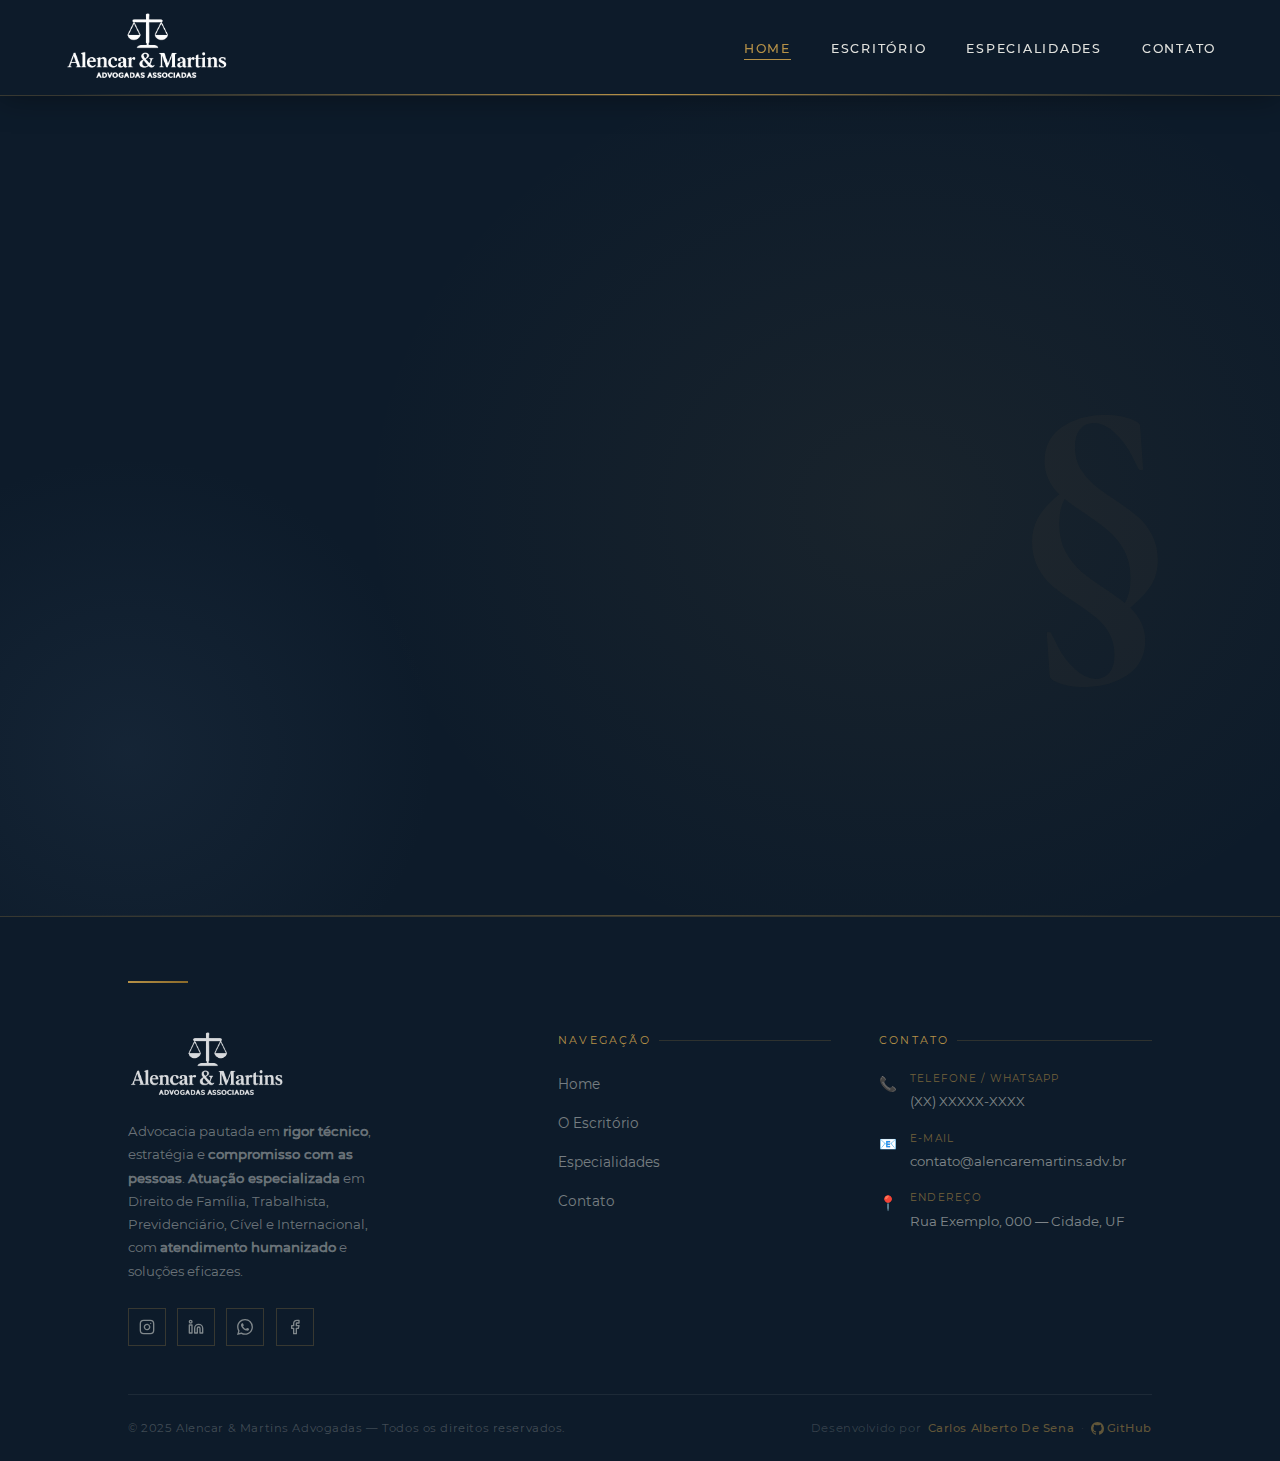
<file: index.html>
<!DOCTYPE html>
<html lang="pt-br">
  <head>
    <meta charset="UTF-8">
    <meta name="viewport" content="width=device-width, initial-scale=1.0">

    <!-- SEO Principal -->
    <title>Alencar & Martins Advogadas | Advocacia Especializada</title>
    <meta name="description" content="Escritório de advocacia especializado em Direito de Família, Trabalhista, Previdenciário, Cível e Internacional. Atuação com excelência técnica e atendimento humanizado.">
    <meta name="keywords" content="advogada, direito de família, direito trabalhista, direito previdenciário, direito cível, direito internacional, advocacia, consultoria jurídica">
    <meta name="author" content="Alencar & Martins Advogadas">
    <meta name="robots" content="index, follow">

    <!-- Open Graph / Facebook -->
    <meta property="og:type" content="website">
    <meta property="og:url" content="https://www.alencaremartins.adv.br/">
    <meta property="og:title" content="Alencar & Martins Advogadas">
    <meta property="og:description" content="Excelência jurídica com olhar humano. Advocacia especializada em múltiplas áreas do direito.">
    <meta property="og:image" content="https://www.alencaremartins.adv.br/image/og-image.jpg">

    <!-- Twitter -->
    <meta property="twitter:card" content="summary_large_image">
    <meta property="twitter:url" content="https://www.alencaremartins.adv.br/">
    <meta property="twitter:title" content="Alencar & Martins Advogadas">
    <meta property="twitter:description" content="Excelência jurídica com olhar humano. Advocacia especializada em múltiplas áreas do direito.">

    <!-- Canonical -->
    <link rel="canonical" href="https://www.alencaremartins.adv.br/">

    <!-- Preload de fontes para performance -->
    <link rel="preload" href="/fonts/Cormorant_Garamond/CormorantGaramond-Bold.ttf" as="font" type="font/ttf" crossorigin>
    <link rel="preload" href="/fonts/montserrat/Montserrat-Regular.ttf" as="font" type="font/ttf" crossorigin>

    <link rel="stylesheet" href="style.css">

    <!-- Favicon -->
    <link rel="icon" type="image/png" href="/image/favicon.png">
  </head>
  <body>

    <header>
      <img src="image/logotipo.png" alt="Alencar &amp; Martins Advogadas" width="180" height="72" loading="eager">
      <ul role="navigation" aria-label="Menu principal">
        <li><a href="index.html" class="active" aria-current="page">Home</a></li>
        <li><a href="escritorio.html">Escritório</a></li>
        <li><a href="especialidade.html">Especialidades</a></li>
        <li><a href="contato.html">Contato</a></li>
      </ul>
      <button class="nav-toggle" id="navToggle" aria-label="Abrir menu" aria-expanded="false">
        <span></span>
        <span></span>
        <span></span>
      </button>
    </header>

    <!-- HERO -->
    <section class="hero">
      <div class="hero-content">
        <span class="hero-eyebrow">Advocacia &amp; Consultoria Jurídica</span>
        <h1>Alencar &amp; Martins</h1>
        <h2>Excelência jurídica com olhar humano.</h2>
        <p>
          Somos um <strong>escritório contemporâneo</strong> que une juventude, <strong>excelência técnica</strong> e atuação estratégica. Conduzido por advogadas com sólida formação acadêmica e experiência consolidada, oferecemos <strong>soluções jurídicas personalizadas</strong>, pautadas em <strong>rigor técnico</strong>, análise aprofundada e total comprometimento com a <strong>defesa dos interesses</strong> de nossos clientes.
        </p>
        <p>
          Com <strong>postura firme</strong>, <strong>comunicação clara</strong> e acompanhamento próximo, proporcionamos mais do que representação jurídica: entregamos <strong>orientação segura</strong>, estratégica e transparente em <strong>todas as etapas do processo</strong>.
        </p>
        <a href="contato.html" class="hero-cta" aria-label="Agende sua consulta">Agende sua consulta →</a>
      </div>
      <div class="hero-divider"></div>
    </section>

    <footer>
      <div class="footer-top">

        <!-- Coluna 1: Marca + Redes -->
        <div class="footer-brand">
          <img class="footer-logo" src="image/logotipo.png" alt="Alencar &amp; Martins" width="160" height="64" loading="lazy">
          <p class="footer-desc">
            Advocacia pautada em <strong>rigor técnico</strong>, estratégia e <strong>compromisso com as pessoas</strong>. <strong>Atuação especializada</strong> em Direito de Família, Trabalhista, Previdenciário, Cível e Internacional, com <strong>atendimento humanizado</strong> e soluções eficazes.
          </p>
          <div class="footer-social">
            <a href="https://instagram.com/" target="_blank" rel="noopener noreferrer" class="social-link" title="Instagram" aria-label="Visite nosso Instagram">
              <svg xmlns="http://www.w3.org/2000/svg" width="16" height="16" viewBox="0 0 24 24" fill="none" stroke="currentColor" stroke-width="2" stroke-linecap="round" stroke-linejoin="round" aria-hidden="true"><rect x="2" y="2" width="20" height="20" rx="5" ry="5"/><path d="M16 11.37A4 4 0 1 1 12.63 8 4 4 0 0 1 16 11.37z"/><line x1="17.5" y1="6.5" x2="17.51" y2="6.5"/></svg>
            </a>
            <a href="https://linkedin.com/" target="_blank" rel="noopener noreferrer" class="social-link" title="LinkedIn" aria-label="Visite nosso LinkedIn">
              <svg xmlns="http://www.w3.org/2000/svg" width="16" height="16" viewBox="0 0 24 24" fill="none" stroke="currentColor" stroke-width="2" stroke-linecap="round" stroke-linejoin="round" aria-hidden="true"><path d="M16 8a6 6 0 0 1 6 6v7h-4v-7a2 2 0 0 0-2-2 2 2 0 0 0-2 2v7h-4v-7a6 6 0 0 1 6-6z"/><rect x="2" y="9" width="4" height="12"/><circle cx="4" cy="4" r="2"/></svg>
            </a>
            <a href="https://wa.me/55XXXXXXXXXXX" target="_blank" rel="noopener noreferrer" class="social-link" title="WhatsApp" aria-label="Fale conosco pelo WhatsApp">
              <svg xmlns="http://www.w3.org/2000/svg" width="16" height="16" viewBox="0 0 24 24" fill="currentColor" aria-hidden="true"><path d="M17.472 14.382c-.297-.149-1.758-.867-2.03-.967-.273-.099-.471-.148-.67.15-.197.297-.767.966-.94 1.164-.173.199-.347.223-.644.075-.297-.15-1.255-.463-2.39-1.475-.883-.788-1.48-1.761-1.653-2.059-.173-.297-.018-.458.13-.606.134-.133.298-.347.446-.52.149-.174.198-.298.298-.497.099-.198.05-.371-.025-.52-.075-.149-.669-1.612-.916-2.207-.242-.579-.487-.5-.669-.51-.173-.008-.371-.01-.57-.01-.198 0-.52.074-.792.372-.272.297-1.04 1.016-1.04 2.479 0 1.462 1.065 2.875 1.213 3.074.149.198 2.096 3.2 5.077 4.487.709.306 1.262.489 1.694.625.712.227 1.36.195 1.871.118.571-.085 1.758-.719 2.006-1.413.248-.694.248-1.289.173-1.413-.074-.124-.272-.198-.57-.347m-5.421 7.403h-.004a9.87 9.87 0 0 1-5.031-1.378l-.361-.214-3.741.982.998-3.648-.235-.374a9.86 9.86 0 0 1-1.51-5.26c.001-5.45 4.436-9.884 9.888-9.884 2.64 0 5.122 1.03 6.988 2.898a9.825 9.825 0 0 1 2.893 6.994c-.003 5.45-4.437 9.884-9.885 9.884m8.413-18.297A11.815 11.815 0 0 0 12.05 0C5.495 0 .16 5.335.157 11.892c0 2.096.547 4.142 1.588 5.945L.057 24l6.305-1.654a11.882 11.882 0 0 0 5.683 1.448h.005c6.554 0 11.89-5.335 11.893-11.893a11.821 11.821 0 0 0-3.48-8.413Z"/></svg>
            </a>
            <a href="https://facebook.com/" target="_blank" rel="noopener noreferrer" class="social-link" title="Facebook" aria-label="Visite nosso Facebook">
              <svg xmlns="http://www.w3.org/2000/svg" width="16" height="16" viewBox="0 0 24 24" fill="none" stroke="currentColor" stroke-width="2" stroke-linecap="round" stroke-linejoin="round" aria-hidden="true"><path d="M18 2h-3a5 5 0 0 0-5 5v3H7v4h3v8h4v-8h3l1-4h-4V7a1 1 0 0 1 1-1h3z"/></svg>
            </a>
          </div>
        </div>

        <!-- Coluna 2: Navegação -->
        <div class="footer-col">
          <p class="footer-col-title">Navegação</p>
          <ul class="footer-nav" aria-label="Menu do rodapé">
            <li><a href="index.html">Home</a></li>
            <li><a href="escritorio.html">O Escritório</a></li>
            <li><a href="especialidade.html">Especialidades</a></li>
            <li><a href="contato.html">Contato</a></li>
          </ul>
        </div>

        <!-- Coluna 3: Contato Rápido -->
        <div class="footer-col">
          <p class="footer-col-title">Contato</p>
          <div class="footer-contact-item">
            <span class="footer-contact-icon" aria-hidden="true">📞</span>
            <div class="footer-contact-text">
              <span class="footer-contact-label">Telefone / WhatsApp</span>
              <span class="footer-contact-value">(XX) XXXXX-XXXX</span>
            </div>
          </div>
          <div class="footer-contact-item">
            <span class="footer-contact-icon" aria-hidden="true">📧</span>
            <div class="footer-contact-text">
              <span class="footer-contact-label">E-mail</span>
              <span class="footer-contact-value">contato@alencaremartins.adv.br</span>
            </div>
          </div>
          <div class="footer-contact-item">
            <span class="footer-contact-icon" aria-hidden="true">📍</span>
            <div class="footer-contact-text">
              <span class="footer-contact-label">Endereço</span>
              <span class="footer-contact-value">Rua Exemplo, 000 — Cidade, UF</span>
            </div>
          </div>
        </div>

      </div>

      <!-- Faixa inferior -->
      <div class="footer-bottom">
        <p class="footer-copy">© 2025 Alencar &amp; Martins Advogadas — Todos os direitos reservados.</p>
        <p class="footer-dev">
          Desenvolvido por
          <a href="mailto:carlosasenatech@gmail.com" title="Entre em contato com o desenvolvedor">Carlos Alberto De Sena</a>
          <span aria-hidden="true">·</span>
          <a href="https://github.com/carlosasena/carlosasena.github.io" target="_blank" rel="noopener noreferrer" title="Repositório no GitHub">
            <svg xmlns="http://www.w3.org/2000/svg" width="13" height="13" viewBox="0 0 24 24" fill="currentColor" aria-hidden="true" style="vertical-align:middle; margin-right:3px;"><path d="M12 0C5.37 0 0 5.37 0 12c0 5.31 3.435 9.795 8.205 11.385.6.105.825-.255.825-.57 0-.285-.015-1.23-.015-2.235-3.015.555-3.795-.735-4.035-1.41-.135-.345-.72-1.41-1.23-1.695-.42-.225-1.02-.78-.015-.795.945-.015 1.62.87 1.845 1.23 1.08 1.815 2.805 1.305 3.495.99.105-.78.42-1.305.765-1.605-2.67-.3-5.46-1.335-5.46-5.925 0-1.305.465-2.385 1.23-3.225-.12-.3-.54-1.53.12-3.18 0 0 1.005-.315 3.3 1.23.96-.27 1.98-.405 3-.405s2.04.135 3 .405c2.295-1.56 3.3-1.23 3.3-1.23.66 1.65.24 2.88.12 3.18.765.84 1.23 1.905 1.23 3.225 0 4.605-2.805 5.625-5.475 5.925.435.375.81 1.095.81 2.22 0 1.605-.015 2.895-.015 3.3 0 .315.225.69.825.57A12.02 12.02 0 0 0 24 12c0-6.63-5.37-12-12-12z"/></svg>GitHub
          </a>
        </p>
      </div>
    </footer>

    <script src="script.js" defer></script>
  </body>
</html>
</file>
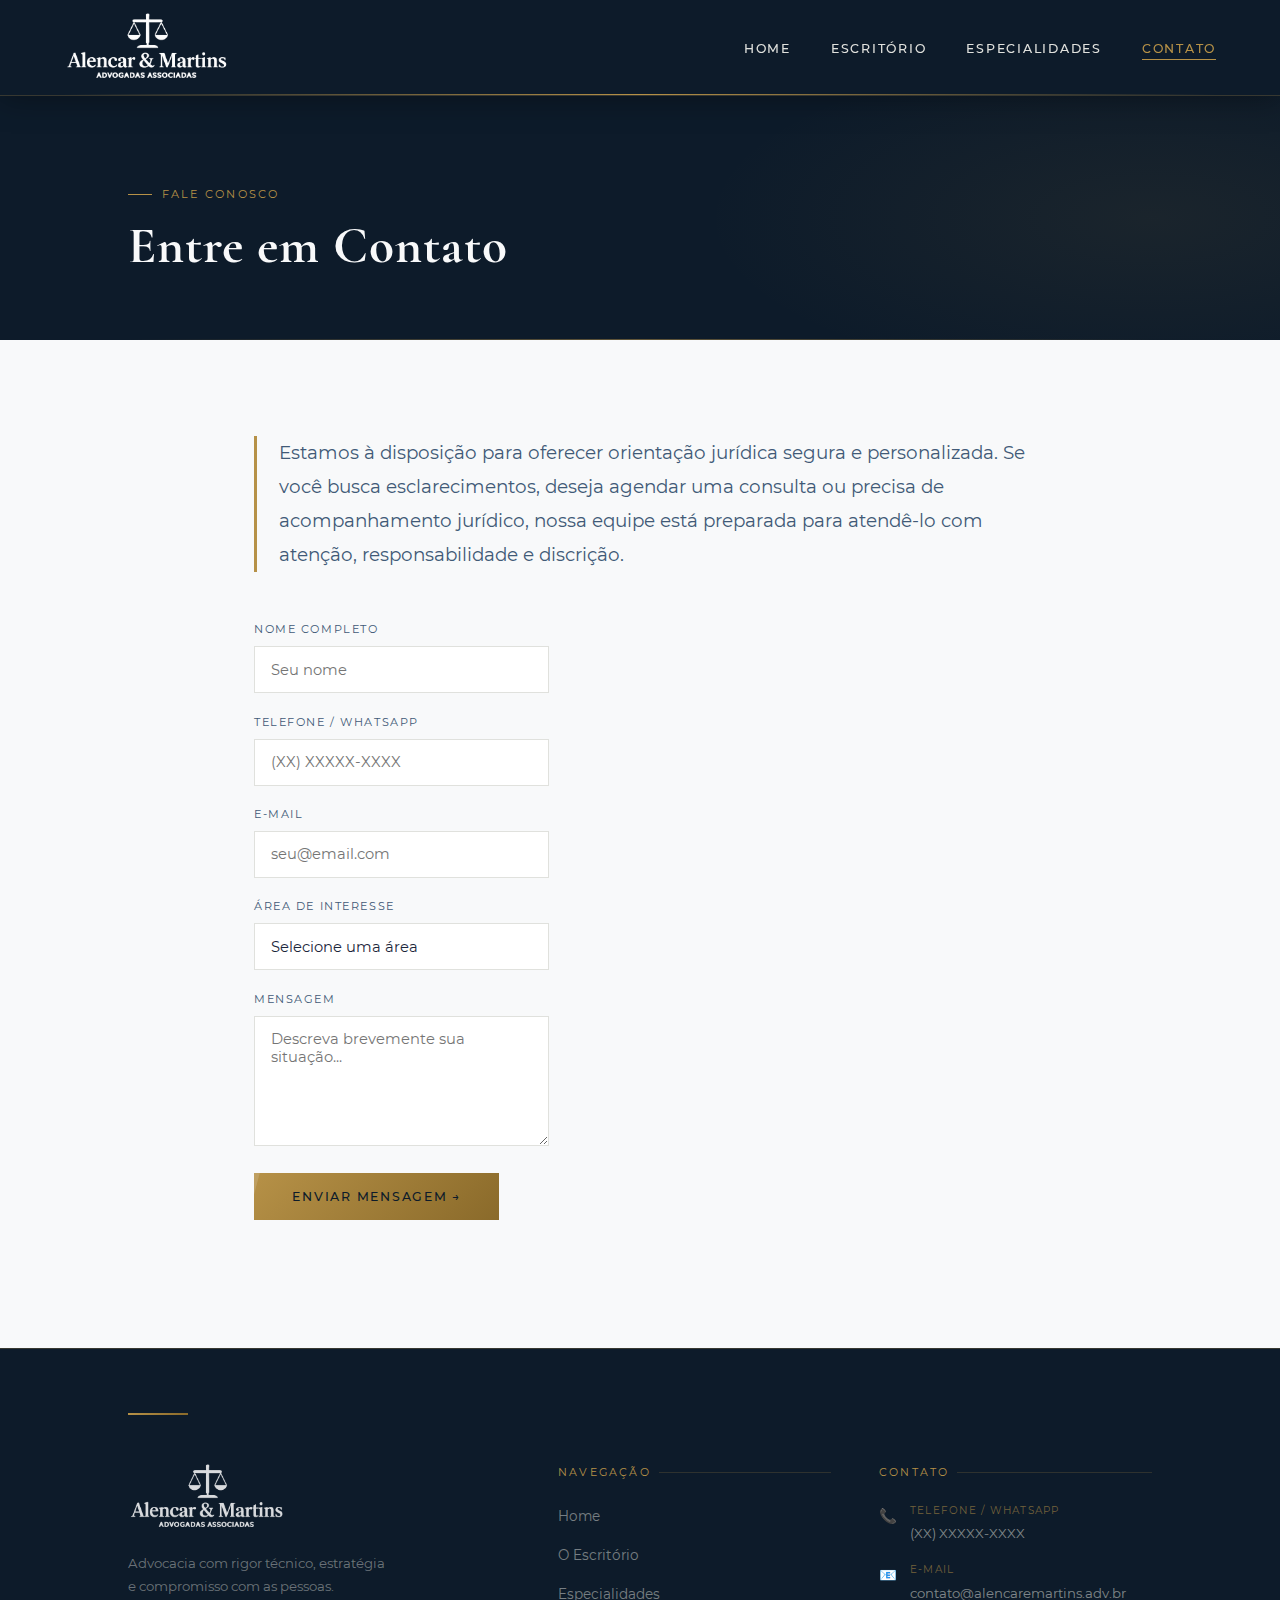
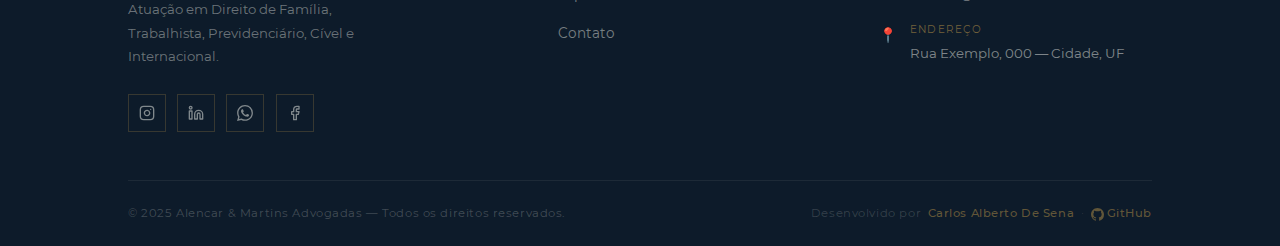
<file: contato.html>
<!DOCTYPE html>
<html lang="pt-br">
  <head>
    <meta charset="UTF-8">
    <meta name="viewport" content="width=device-width, initial-scale=1.0">

    <!-- SEO Principal -->
    <title>Contato — Alencar & Martins Advogadas | Fale Conosco</title>
    <meta name="description" content="Entre em contato com Alencar & Martins Advogadas. Tire dúvidas, agende uma consulta ou solicite acompanhamento jurídico. Atendimento personalizado e discreto.">
    <meta name="keywords" content="contato advogada, agendar consulta jurídica, telefone advogado, whatsapp advocacia, email escritório advocacia">
    <meta name="author" content="Alencar & Martins Advogadas">
    <meta name="robots" content="index, follow">

    <!-- Open Graph / Facebook -->
    <meta property="og:type" content="website">
    <meta property="og:url" content="https://www.alencaremartins.adv.br/contato.html">
    <meta property="og:title" content="Contato — Alencar & Martins Advogadas">
    <meta property="og:description" content="Entre em contato com nossa equipe. Estamos prontos para atender você com atenção e responsabilidade.">
    <meta property="og:image" content="https://www.alencaremartins.adv.br/image/og-image-contato.jpg">

    <!-- Twitter -->
    <meta property="twitter:card" content="summary_large_image">
    <meta property="twitter:url" content="https://www.alencaremartins.adv.br/contato.html">
    <meta property="twitter:title" content="Contato — Alencar & Martins Advogadas">
    <meta property="twitter:description" content="Entre em contato com nossa equipe. Estamos prontos para atender você com atenção e responsabilidade.">

    <!-- Canonical -->
    <link rel="canonical" href="https://www.alencaremartins.adv.br/contato.html">

    <!-- Preload de fontes -->
    <link rel="preload" href="/fonts/Cormorant_Garamond/CormorantGaramond-Bold.ttf" as="font" type="font/ttf" crossorigin>
    <link rel="preload" href="/fonts/montserrat/Montserrat-Regular.ttf" as="font" type="font/ttf" crossorigin>

    <link rel="stylesheet" href="style.css">

    <!-- Favicon -->
    <link rel="icon" type="image/png" href="/image/favicon.png">
  </head>
  <body>

    <header>
      <img src="image/logotipo.png" alt="Alencar &amp; Martins Advogadas" width="180" height="72" loading="eager">
      <ul role="navigation" aria-label="Menu principal">
        <li><a href="index.html">Home</a></li>
        <li><a href="escritorio.html">Escritório</a></li>
        <li><a href="especialidade.html">Especialidades</a></li>
        <li><a href="contato.html" class="active" aria-current="page">Contato</a></li>
      </ul>
      <button class="nav-toggle" id="navToggle" aria-label="Abrir menu" aria-expanded="false">
        <span></span>
        <span></span>
        <span></span>
      </button>
    </header>

    <div class="page-header">
      <span class="page-header-eyebrow">Fale conosco</span>
      <h1>Entre em Contato</h1>
    </div>

    <main>
      <p class="fade-in">
        Estamos à disposição para oferecer orientação jurídica segura e personalizada.
        Se você busca esclarecimentos, deseja agendar uma consulta ou precisa de acompanhamento
        jurídico, nossa equipe está preparada para atendê-lo com atenção, responsabilidade e discrição.
      </p>

      <div class="contato-wrapper fade-in">

        <form class="form-contato" action="#" method="post">
          <div class="form-group">
            <label for="nome">Nome completo</label>
            <input type="text" id="nome" name="nome" placeholder="Seu nome" required>
          </div>
          <div class="form-group">
            <label for="telefone">Telefone / WhatsApp</label>
            <input type="tel" id="telefone" name="telefone" placeholder="(XX) XXXXX-XXXX">
          </div>
          <div class="form-group">
            <label for="email">E-mail</label>
            <input type="email" id="email" name="email" placeholder="seu@email.com" required>
          </div>
          <div class="form-group">
            <label for="assunto">Área de interesse</label>
            <select id="assunto" name="assunto">
              <option value="">Selecione uma área</option>
              <option value="familia">Direito de Família</option>
              <option value="trabalhista">Direito Trabalhista</option>
              <option value="previdenciario">Direito Previdenciário</option>
              <option value="civel">Direito Cível</option>
              <option value="internacional">Direito Internacional</option>
              <option value="outro">Outro</option>
            </select>
          </div>
          <div class="form-group">
            <label for="mensagem">Mensagem</label>
            <textarea id="mensagem" name="mensagem" placeholder="Descreva brevemente sua situação..."></textarea>
          </div>
          <button type="submit" class="btn-submit">Enviar mensagem →</button>
        </form>

      </div>
    </main>

    <footer>
      <div class="footer-top">

        <!-- Coluna 1: Marca + Redes -->
        <div class="footer-brand">
          <img class="footer-logo" src="image/logotipo.png" alt="Alencar &amp; Martins" width="160" height="64" loading="lazy">
          <p class="footer-desc">
            Advocacia com rigor técnico, estratégia e compromisso com as pessoas.
            Atuação em Direito de Família, Trabalhista, Previdenciário, Cível e Internacional.
          </p>
          <div class="footer-social">
            <a href="https://instagram.com/" target="_blank" rel="noopener noreferrer" class="social-link" title="Instagram" aria-label="Visite nosso Instagram">
              <svg xmlns="http://www.w3.org/2000/svg" width="16" height="16" viewBox="0 0 24 24" fill="none" stroke="currentColor" stroke-width="2" stroke-linecap="round" stroke-linejoin="round" aria-hidden="true"><rect x="2" y="2" width="20" height="20" rx="5" ry="5"/><path d="M16 11.37A4 4 0 1 1 12.63 8 4 4 0 0 1 16 11.37z"/><line x1="17.5" y1="6.5" x2="17.51" y2="6.5"/></svg>
            </a>
            <a href="https://linkedin.com/" target="_blank" rel="noopener noreferrer" class="social-link" title="LinkedIn" aria-label="Visite nosso LinkedIn">
              <svg xmlns="http://www.w3.org/2000/svg" width="16" height="16" viewBox="0 0 24 24" fill="none" stroke="currentColor" stroke-width="2" stroke-linecap="round" stroke-linejoin="round" aria-hidden="true"><path d="M16 8a6 6 0 0 1 6 6v7h-4v-7a2 2 0 0 0-2-2 2 2 0 0 0-2 2v7h-4v-7a6 6 0 0 1 6-6z"/><rect x="2" y="9" width="4" height="12"/><circle cx="4" cy="4" r="2"/></svg>
            </a>
            <a href="https://wa.me/55XXXXXXXXXXX" target="_blank" rel="noopener noreferrer" class="social-link" title="WhatsApp" aria-label="Fale conosco pelo WhatsApp">
              <svg xmlns="http://www.w3.org/2000/svg" width="16" height="16" viewBox="0 0 24 24" fill="currentColor" aria-hidden="true"><path d="M17.472 14.382c-.297-.149-1.758-.867-2.03-.967-.273-.099-.471-.148-.67.15-.197.297-.767.966-.94 1.164-.173.199-.347.223-.644.075-.297-.15-1.255-.463-2.39-1.475-.883-.788-1.48-1.761-1.653-2.059-.173-.297-.018-.458.13-.606.134-.133.298-.347.446-.52.149-.174.198-.298.298-.497.099-.198.05-.371-.025-.52-.075-.149-.669-1.612-.916-2.207-.242-.579-.487-.5-.669-.51-.173-.008-.371-.01-.57-.01-.198 0-.52.074-.792.372-.272.297-1.04 1.016-1.04 2.479 0 1.462 1.065 2.875 1.213 3.074.149.198 2.096 3.2 5.077 4.487.709.306 1.262.489 1.694.625.712.227 1.36.195 1.871.118.571-.085 1.758-.719 2.006-1.413.248-.694.248-1.289.173-1.413-.074-.124-.272-.198-.57-.347m-5.421 7.403h-.004a9.87 9.87 0 0 1-5.031-1.378l-.361-.214-3.741.982.998-3.648-.235-.374a9.86 9.86 0 0 1-1.51-5.26c.001-5.45 4.436-9.884 9.888-9.884 2.64 0 5.122 1.03 6.988 2.898a9.825 9.825 0 0 1 2.893 6.994c-.003 5.45-4.437 9.884-9.885 9.884m8.413-18.297A11.815 11.815 0 0 0 12.05 0C5.495 0 .16 5.335.157 11.892c0 2.096.547 4.142 1.588 5.945L.057 24l6.305-1.654a11.882 11.882 0 0 0 5.683 1.448h.005c6.554 0 11.89-5.335 11.893-11.893a11.821 11.821 0 0 0-3.48-8.413Z"/></svg>
            </a>
            <a href="https://facebook.com/" target="_blank" rel="noopener noreferrer" class="social-link" title="Facebook" aria-label="Visite nosso Facebook">
              <svg xmlns="http://www.w3.org/2000/svg" width="16" height="16" viewBox="0 0 24 24" fill="none" stroke="currentColor" stroke-width="2" stroke-linecap="round" stroke-linejoin="round" aria-hidden="true"><path d="M18 2h-3a5 5 0 0 0-5 5v3H7v4h3v8h4v-8h3l1-4h-4V7a1 1 0 0 1 1-1h3z"/></svg>
            </a>
          </div>
        </div>

        <!-- Coluna 2: Navegação -->
        <div class="footer-col">
          <p class="footer-col-title">Navegação</p>
          <ul class="footer-nav" aria-label="Menu do rodapé">
            <li><a href="index.html">Home</a></li>
            <li><a href="escritorio.html">O Escritório</a></li>
            <li><a href="especialidade.html">Especialidades</a></li>
            <li><a href="contato.html">Contato</a></li>
          </ul>
        </div>

        <!-- Coluna 3: Contato Rápido -->
        <div class="footer-col">
          <p class="footer-col-title">Contato</p>
          <div class="footer-contact-item">
            <span class="footer-contact-icon" aria-hidden="true">📞</span>
            <div class="footer-contact-text">
              <span class="footer-contact-label">Telefone / WhatsApp</span>
              <span class="footer-contact-value">(XX) XXXXX-XXXX</span>
            </div>
          </div>
          <div class="footer-contact-item">
            <span class="footer-contact-icon" aria-hidden="true">📧</span>
            <div class="footer-contact-text">
              <span class="footer-contact-label">E-mail</span>
              <span class="footer-contact-value">contato@alencaremartins.adv.br</span>
            </div>
          </div>
          <div class="footer-contact-item">
            <span class="footer-contact-icon" aria-hidden="true">📍</span>
            <div class="footer-contact-text">
              <span class="footer-contact-label">Endereço</span>
              <span class="footer-contact-value">Rua Exemplo, 000 — Cidade, UF</span>
            </div>
          </div>
        </div>

      </div>

      <!-- Faixa inferior -->
      <div class="footer-bottom">
        <p class="footer-copy">© 2025 Alencar &amp; Martins Advogadas — Todos os direitos reservados.</p>
        <p class="footer-dev">
          Desenvolvido por
          <a href="mailto:carlosasenatech@gmail.com" title="Entre em contato com o desenvolvedor">Carlos Alberto De Sena</a>
          <span aria-hidden="true">·</span>
          <a href="https://github.com/carlosasena/carlosasena.github.io" target="_blank" rel="noopener noreferrer" title="Repositório no GitHub">
            <svg xmlns="http://www.w3.org/2000/svg" width="13" height="13" viewBox="0 0 24 24" fill="currentColor" aria-hidden="true" style="vertical-align:middle; margin-right:3px;"><path d="M12 0C5.37 0 0 5.37 0 12c0 5.31 3.435 9.795 8.205 11.385.6.105.825-.255.825-.57 0-.285-.015-1.23-.015-2.235-3.015.555-3.795-.735-4.035-1.41-.135-.345-.72-1.41-1.23-1.695-.42-.225-1.02-.78-.015-.795.945-.015 1.62.87 1.845 1.23 1.08 1.815 2.805 1.305 3.495.99.105-.78.42-1.305.765-1.605-2.67-.3-5.46-1.335-5.46-5.925 0-1.305.465-2.385 1.23-3.225-.12-.3-.54-1.53.12-3.18 0 0 1.005-.315 3.3 1.23.96-.27 1.98-.405 3-.405s2.04.135 3 .405c2.295-1.56 3.3-1.23 3.3-1.23.66 1.65.24 2.88.12 3.18.765.84 1.23 1.905 1.23 3.225 0 4.605-2.805 5.625-5.475 5.925.435.375.81 1.095.81 2.22 0 1.605-.015 2.895-.015 3.3 0 .315.225.69.825.57A12.02 12.02 0 0 0 24 12c0-6.63-5.37-12-12-12z"/></svg>GitHub
          </a>
        </p>
      </div>
    </footer>

    <script src="script.js" defer></script>
  </body>
</html>
</file>
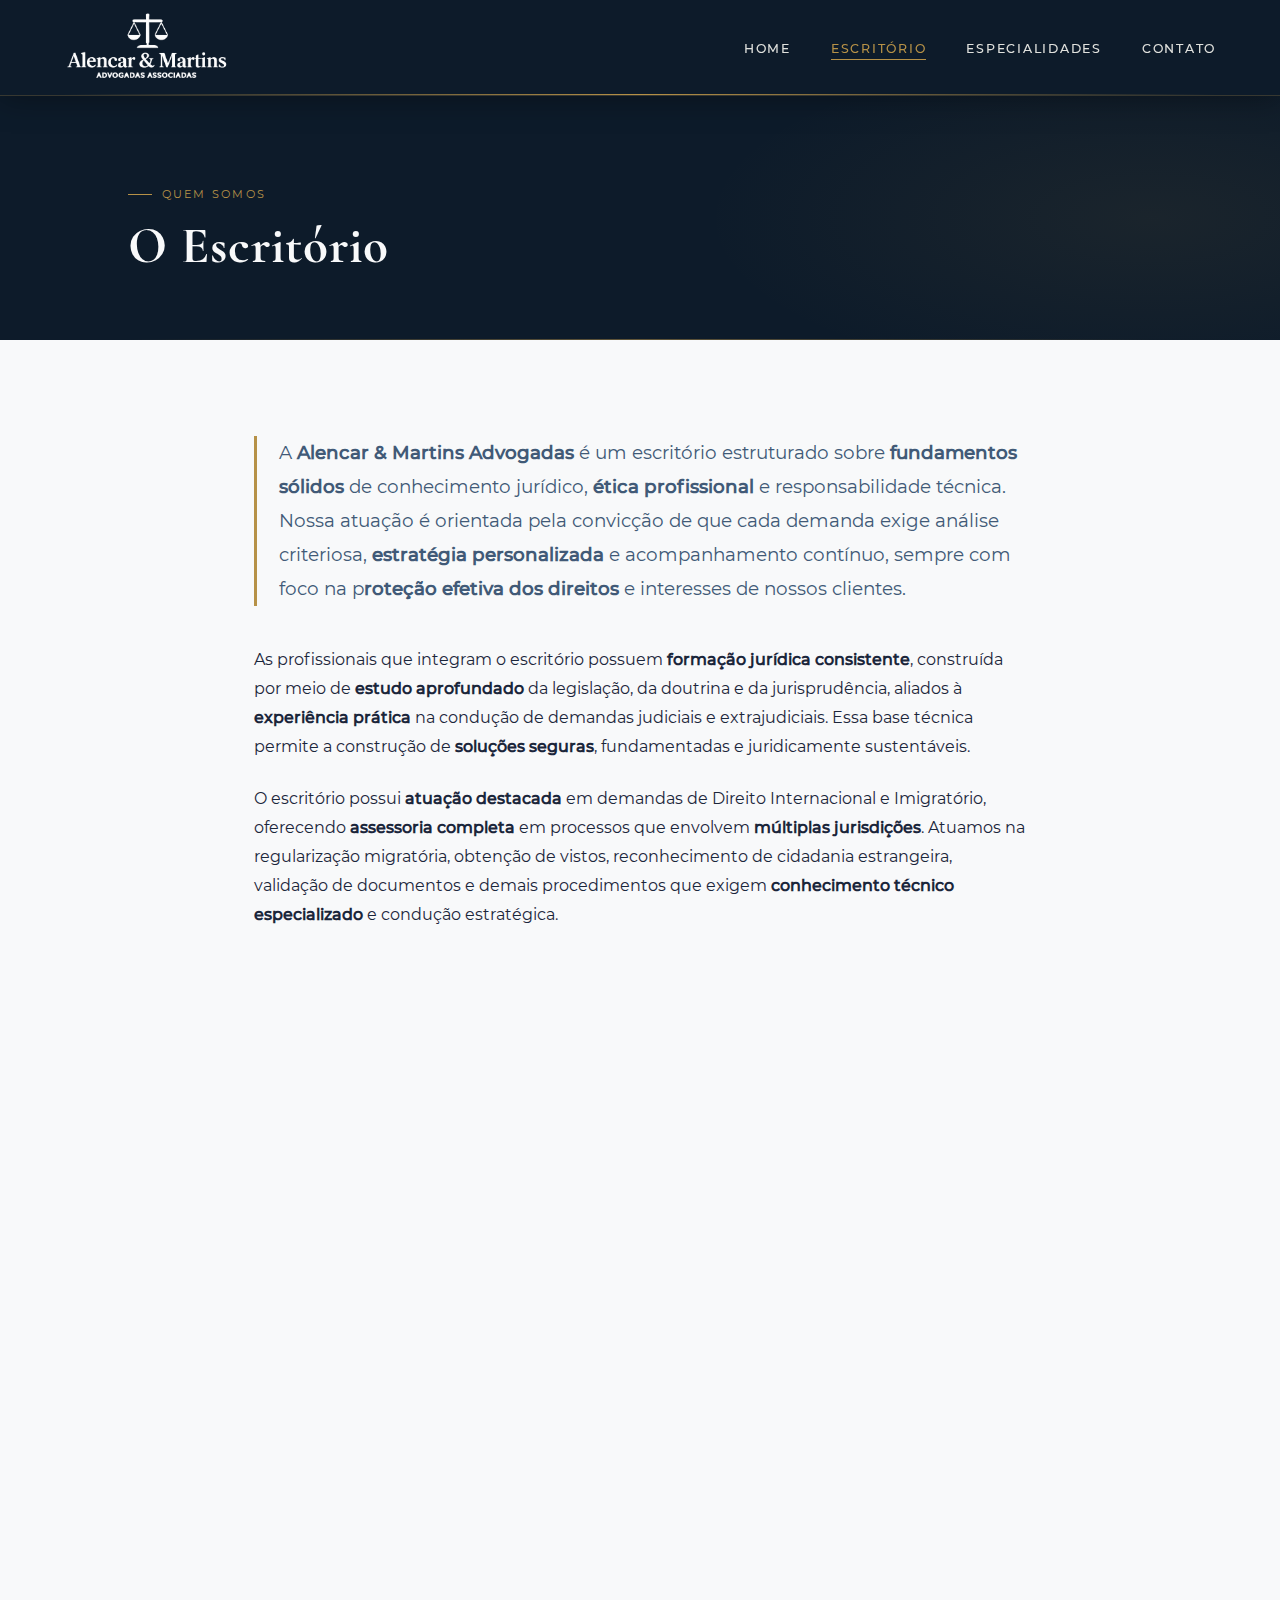
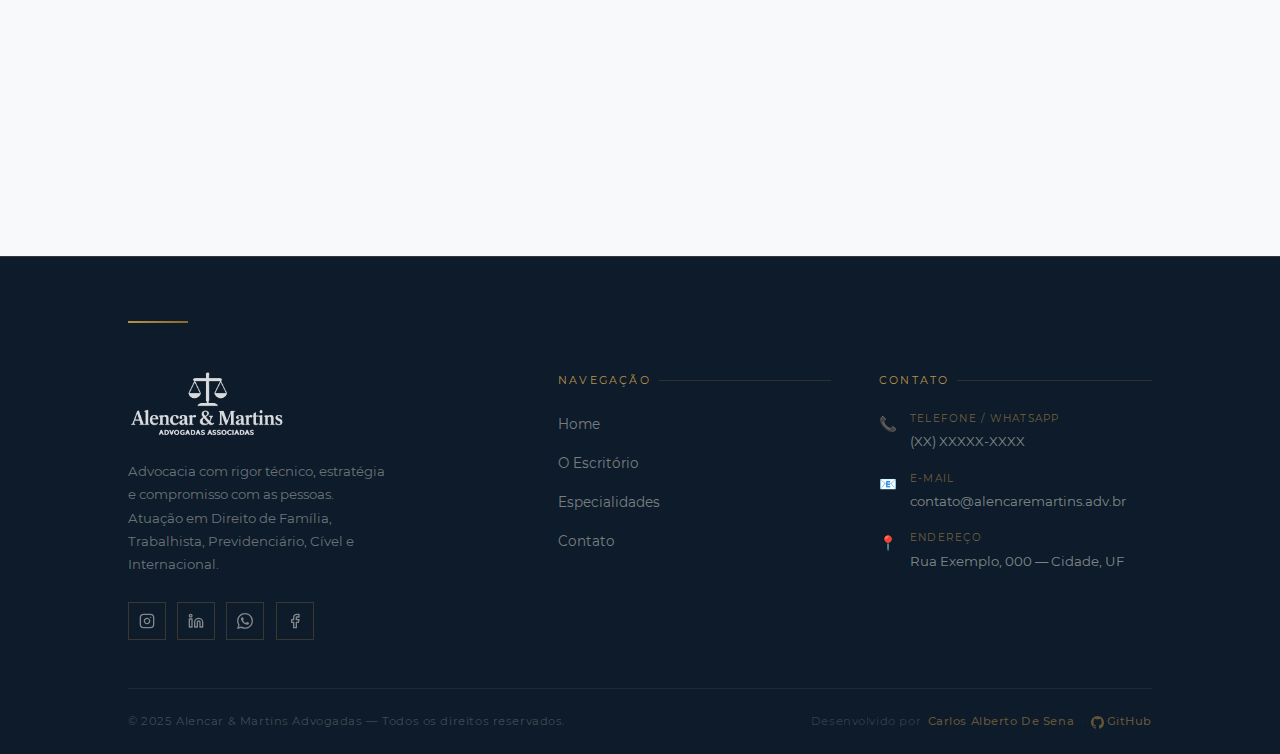
<file: escritorio.html>
<!DOCTYPE html>
<html lang="pt-br">
  <head>
    <meta charset="UTF-8">
    <meta name="viewport" content="width=device-width, initial-scale=1.0">

    <!-- SEO Principal -->
    <title>O Escritório — Alencar & Martins Advogadas | História e Valores</title>
    <meta name="description" content="Conheça o escritório Alencar & Martins Advogadas. Atuação especializada em Direito Internacional, Família, Trabalhista, Previdenciário e Cível. Ética, experiência e compromisso com resultados.">
    <meta name="keywords" content="escritório de advocacia, advogadas especialistas, direito internacional, imigração, cidadania italiana, cidadania portuguesa, visto americano, regularização de imigrantes">
    <meta name="author" content="Alencar & Martins Advogadas">
    <meta name="robots" content="index, follow">

    <!-- Open Graph / Facebook -->
    <meta property="og:type" content="website">
    <meta property="og:url" content="https://www.alencaremartins.adv.br/escritorio.html">
    <meta property="og:title" content="O Escritório — Alencar & Martins Advogadas">
    <meta property="og:description" content="Conheça a história, valores e expertise do nosso escritório. Atuação destacada em Direito Internacional e Imigratório.">
    <meta property="og:image" content="https://www.alencaremartins.adv.br/image/og-image-escritorio.jpg">

    <!-- Twitter -->
    <meta property="twitter:card" content="summary_large_image">
    <meta property="twitter:url" content="https://www.alencaremartins.adv.br/escritorio.html">
    <meta property="twitter:title" content="O Escritório — Alencar & Martins Advogadas">
    <meta property="twitter:description" content="Conheça a história, valores e expertise do nosso escritório. Atuação destacada em Direito Internacional e Imigratório.">

    <!-- Canonical -->
    <link rel="canonical" href="https://www.alencaremartins.adv.br/escritorio.html">

    <!-- Preload de fontes para performance -->
    <link rel="preload" href="/fonts/Cormorant_Garamond/CormorantGaramond-Bold.ttf" as="font" type="font/ttf" crossorigin>
    <link rel="preload" href="/fonts/montserrat/Montserrat-Regular.ttf" as="font" type="font/ttf" crossorigin>

    <link rel="stylesheet" href="style.css">

    <!-- Favicon -->
    <link rel="icon" type="image/png" href="/image/favicon.png">
  </head>
  <body>

    <header>
      <img src="image/logotipo.png" alt="Alencar &amp; Martins Advogadas" width="180" height="72" loading="eager">
      <ul role="navigation" aria-label="Menu principal">
        <li><a href="index.html">Home</a></li>
        <li><a href="escritorio.html" class="active" aria-current="page">Escritório</a></li>
        <li><a href="especialidade.html">Especialidades</a></li>
        <li><a href="contato.html">Contato</a></li>
      </ul>
      <button class="nav-toggle" id="navToggle" aria-label="Abrir menu" aria-expanded="false">
        <span></span>
        <span></span>
        <span></span>
      </button>
    </header>

    <div class="page-header">
      <span class="page-header-eyebrow">Quem somos</span>
      <h1>O Escritório</h1>
    </div>

    <main>
      <p class="fade-in">
        A <strong>Alencar & Martins Advogadas</strong> é um escritório estruturado sobre <strong>fundamentos sólidos</strong> de conhecimento jurídico, <strong>ética profissional</strong> e responsabilidade técnica. Nossa atuação é orientada pela convicção de que cada demanda exige análise criteriosa, <strong>estratégia personalizada</strong> e acompanhamento contínuo, sempre com foco na p<strong>roteção efetiva dos direitos</strong> e interesses de nossos clientes.
      </p>
      <p class="fade-in">
        As profissionais que integram o escritório possuem <strong>formação jurídica consistente</strong>, construída por meio de <strong>estudo aprofundado</strong> da legislação, da doutrina e da jurisprudência, aliados à <strong>experiência prática</strong> na condução de demandas judiciais e extrajudiciais. Essa base técnica permite a construção de <strong>soluções seguras</strong>, fundamentadas e juridicamente sustentáveis.
      </p>
      <p class="fade-in">
        O escritório possui <strong>atuação destacada</strong> em demandas de Direito Internacional e Imigratório, oferecendo <strong>assessoria completa</strong> em processos que envolvem <strong>múltiplas jurisdições</strong>. Atuamos na regularização migratória, obtenção de vistos, reconhecimento de cidadania estrangeira, validação de documentos e demais procedimentos que exigem <strong>conhecimento técnico especializado</strong> e condução estratégica.
      </p>
    </main>

    <div class="section-destaque fade-in">
      <span class="quote-mark" aria-hidden="true">"</span>
      <p>
        Compreendemos que questões jurídicas <strong>impactam diretamente a vida</strong> pessoal, familiar e profissional de nossos clientes. Por isso, atuamos com <strong>discrição</strong>, sensibilidade e <strong>firmeza técnica</strong>, oferecendo <strong>orientação clara e segura</strong> em cada etapa do processo.
      </p>
    </div>

    <main style="padding-top: 2rem;">
      <p class="fade-in">
        Nosso compromisso é proporcionar <strong>segurança jurídica</strong>, <strong>defesa estratégica</strong> de direitos e busca constante por <strong>soluções eficazes</strong>, sempre pautadas nos <strong>princípios éticos</strong> que regem a advocacia e na responsabilidade profissional que sustenta nossa atuação.
      </p>
    </main>

    <footer>
      <div class="footer-top">

        <!-- Coluna 1: Marca + Redes -->
        <div class="footer-brand">
          <img class="footer-logo" src="image/logotipo.png" alt="Alencar &amp; Martins" width="160" height="64" loading="lazy">
          <p class="footer-desc">
            Advocacia com rigor técnico, estratégia e compromisso com as pessoas.
            Atuação em Direito de Família, Trabalhista, Previdenciário, Cível e Internacional.
          </p>
          <div class="footer-social">
            <a href="https://instagram.com/" target="_blank" rel="noopener noreferrer" class="social-link" title="Instagram" aria-label="Visite nosso Instagram">
              <svg xmlns="http://www.w3.org/2000/svg" width="16" height="16" viewBox="0 0 24 24" fill="none" stroke="currentColor" stroke-width="2" stroke-linecap="round" stroke-linejoin="round" aria-hidden="true"><rect x="2" y="2" width="20" height="20" rx="5" ry="5"/><path d="M16 11.37A4 4 0 1 1 12.63 8 4 4 0 0 1 16 11.37z"/><line x1="17.5" y1="6.5" x2="17.51" y2="6.5"/></svg>
            </a>
            <a href="https://linkedin.com/" target="_blank" rel="noopener noreferrer" class="social-link" title="LinkedIn" aria-label="Visite nosso LinkedIn">
              <svg xmlns="http://www.w3.org/2000/svg" width="16" height="16" viewBox="0 0 24 24" fill="none" stroke="currentColor" stroke-width="2" stroke-linecap="round" stroke-linejoin="round" aria-hidden="true"><path d="M16 8a6 6 0 0 1 6 6v7h-4v-7a2 2 0 0 0-2-2 2 2 0 0 0-2 2v7h-4v-7a6 6 0 0 1 6-6z"/><rect x="2" y="9" width="4" height="12"/><circle cx="4" cy="4" r="2"/></svg>
            </a>
            <a href="https://wa.me/55XXXXXXXXXXX" target="_blank" rel="noopener noreferrer" class="social-link" title="WhatsApp" aria-label="Fale conosco pelo WhatsApp">
              <svg xmlns="http://www.w3.org/2000/svg" width="16" height="16" viewBox="0 0 24 24" fill="currentColor" aria-hidden="true"><path d="M17.472 14.382c-.297-.149-1.758-.867-2.03-.967-.273-.099-.471-.148-.67.15-.197.297-.767.966-.94 1.164-.173.199-.347.223-.644.075-.297-.15-1.255-.463-2.39-1.475-.883-.788-1.48-1.761-1.653-2.059-.173-.297-.018-.458.13-.606.134-.133.298-.347.446-.52.149-.174.198-.298.298-.497.099-.198.05-.371-.025-.52-.075-.149-.669-1.612-.916-2.207-.242-.579-.487-.5-.669-.51-.173-.008-.371-.01-.57-.01-.198 0-.52.074-.792.372-.272.297-1.04 1.016-1.04 2.479 0 1.462 1.065 2.875 1.213 3.074.149.198 2.096 3.2 5.077 4.487.709.306 1.262.489 1.694.625.712.227 1.36.195 1.871.118.571-.085 1.758-.719 2.006-1.413.248-.694.248-1.289.173-1.413-.074-.124-.272-.198-.57-.347m-5.421 7.403h-.004a9.87 9.87 0 0 1-5.031-1.378l-.361-.214-3.741.982.998-3.648-.235-.374a9.86 9.86 0 0 1-1.51-5.26c.001-5.45 4.436-9.884 9.888-9.884 2.64 0 5.122 1.03 6.988 2.898a9.825 9.825 0 0 1 2.893 6.994c-.003 5.45-4.437 9.884-9.885 9.884m8.413-18.297A11.815 11.815 0 0 0 12.05 0C5.495 0 .16 5.335.157 11.892c0 2.096.547 4.142 1.588 5.945L.057 24l6.305-1.654a11.882 11.882 0 0 0 5.683 1.448h.005c6.554 0 11.89-5.335 11.893-11.893a11.821 11.821 0 0 0-3.48-8.413Z"/></svg>
            </a>
            <a href="https://facebook.com/" target="_blank" rel="noopener noreferrer" class="social-link" title="Facebook" aria-label="Visite nosso Facebook">
              <svg xmlns="http://www.w3.org/2000/svg" width="16" height="16" viewBox="0 0 24 24" fill="none" stroke="currentColor" stroke-width="2" stroke-linecap="round" stroke-linejoin="round" aria-hidden="true"><path d="M18 2h-3a5 5 0 0 0-5 5v3H7v4h3v8h4v-8h3l1-4h-4V7a1 1 0 0 1 1-1h3z"/></svg>
            </a>
          </div>
        </div>

        <!-- Coluna 2: Navegação -->
        <div class="footer-col">
          <p class="footer-col-title">Navegação</p>
          <ul class="footer-nav" aria-label="Menu do rodapé">
            <li><a href="index.html">Home</a></li>
            <li><a href="escritorio.html">O Escritório</a></li>
            <li><a href="especialidade.html">Especialidades</a></li>
            <li><a href="contato.html">Contato</a></li>
          </ul>
        </div>

        <!-- Coluna 3: Contato Rápido -->
        <div class="footer-col">
          <p class="footer-col-title">Contato</p>
          <div class="footer-contact-item">
            <span class="footer-contact-icon" aria-hidden="true">📞</span>
            <div class="footer-contact-text">
              <span class="footer-contact-label">Telefone / WhatsApp</span>
              <span class="footer-contact-value">(XX) XXXXX-XXXX</span>
            </div>
          </div>
          <div class="footer-contact-item">
            <span class="footer-contact-icon" aria-hidden="true">📧</span>
            <div class="footer-contact-text">
              <span class="footer-contact-label">E-mail</span>
              <span class="footer-contact-value">contato@alencaremartins.adv.br</span>
            </div>
          </div>
          <div class="footer-contact-item">
            <span class="footer-contact-icon" aria-hidden="true">📍</span>
            <div class="footer-contact-text">
              <span class="footer-contact-label">Endereço</span>
              <span class="footer-contact-value">Rua Exemplo, 000 — Cidade, UF</span>
            </div>
          </div>
        </div>

      </div>

      <!-- Faixa inferior -->
      <div class="footer-bottom">
        <p class="footer-copy">© 2025 Alencar &amp; Martins Advogadas — Todos os direitos reservados.</p>
        <p class="footer-dev">
          Desenvolvido por
          <a href="mailto:carlosasenatech@gmail.com" title="Entre em contato com o desenvolvedor">Carlos Alberto De Sena</a>
          <span aria-hidden="true">·</span>
          <a href="https://github.com/carlosasena/carlosasena.github.io" target="_blank" rel="noopener noreferrer" title="Repositório no GitHub">
            <svg xmlns="http://www.w3.org/2000/svg" width="13" height="13" viewBox="0 0 24 24" fill="currentColor" aria-hidden="true" style="vertical-align:middle; margin-right:3px;"><path d="M12 0C5.37 0 0 5.37 0 12c0 5.31 3.435 9.795 8.205 11.385.6.105.825-.255.825-.57 0-.285-.015-1.23-.015-2.235-3.015.555-3.795-.735-4.035-1.41-.135-.345-.72-1.41-1.23-1.695-.42-.225-1.02-.78-.015-.795.945-.015 1.62.87 1.845 1.23 1.08 1.815 2.805 1.305 3.495.99.105-.78.42-1.305.765-1.605-2.67-.3-5.46-1.335-5.46-5.925 0-1.305.465-2.385 1.23-3.225-.12-.3-.54-1.53.12-3.18 0 0 1.005-.315 3.3 1.23.96-.27 1.98-.405 3-.405s2.04.135 3 .405c2.295-1.56 3.3-1.23 3.3-1.23.66 1.65.24 2.88.12 3.18.765.84 1.23 1.905 1.23 3.225 0 4.605-2.805 5.625-5.475 5.925.435.375.81 1.095.81 2.22 0 1.605-.015 2.895-.015 3.3 0 .315.225.69.825.57A12.02 12.02 0 0 0 24 12c0-6.63-5.37-12-12-12z"/></svg>GitHub
          </a>
        </p>
      </div>
    </footer>

    <script src="script.js" defer></script>
  </body>
</html>
</file>
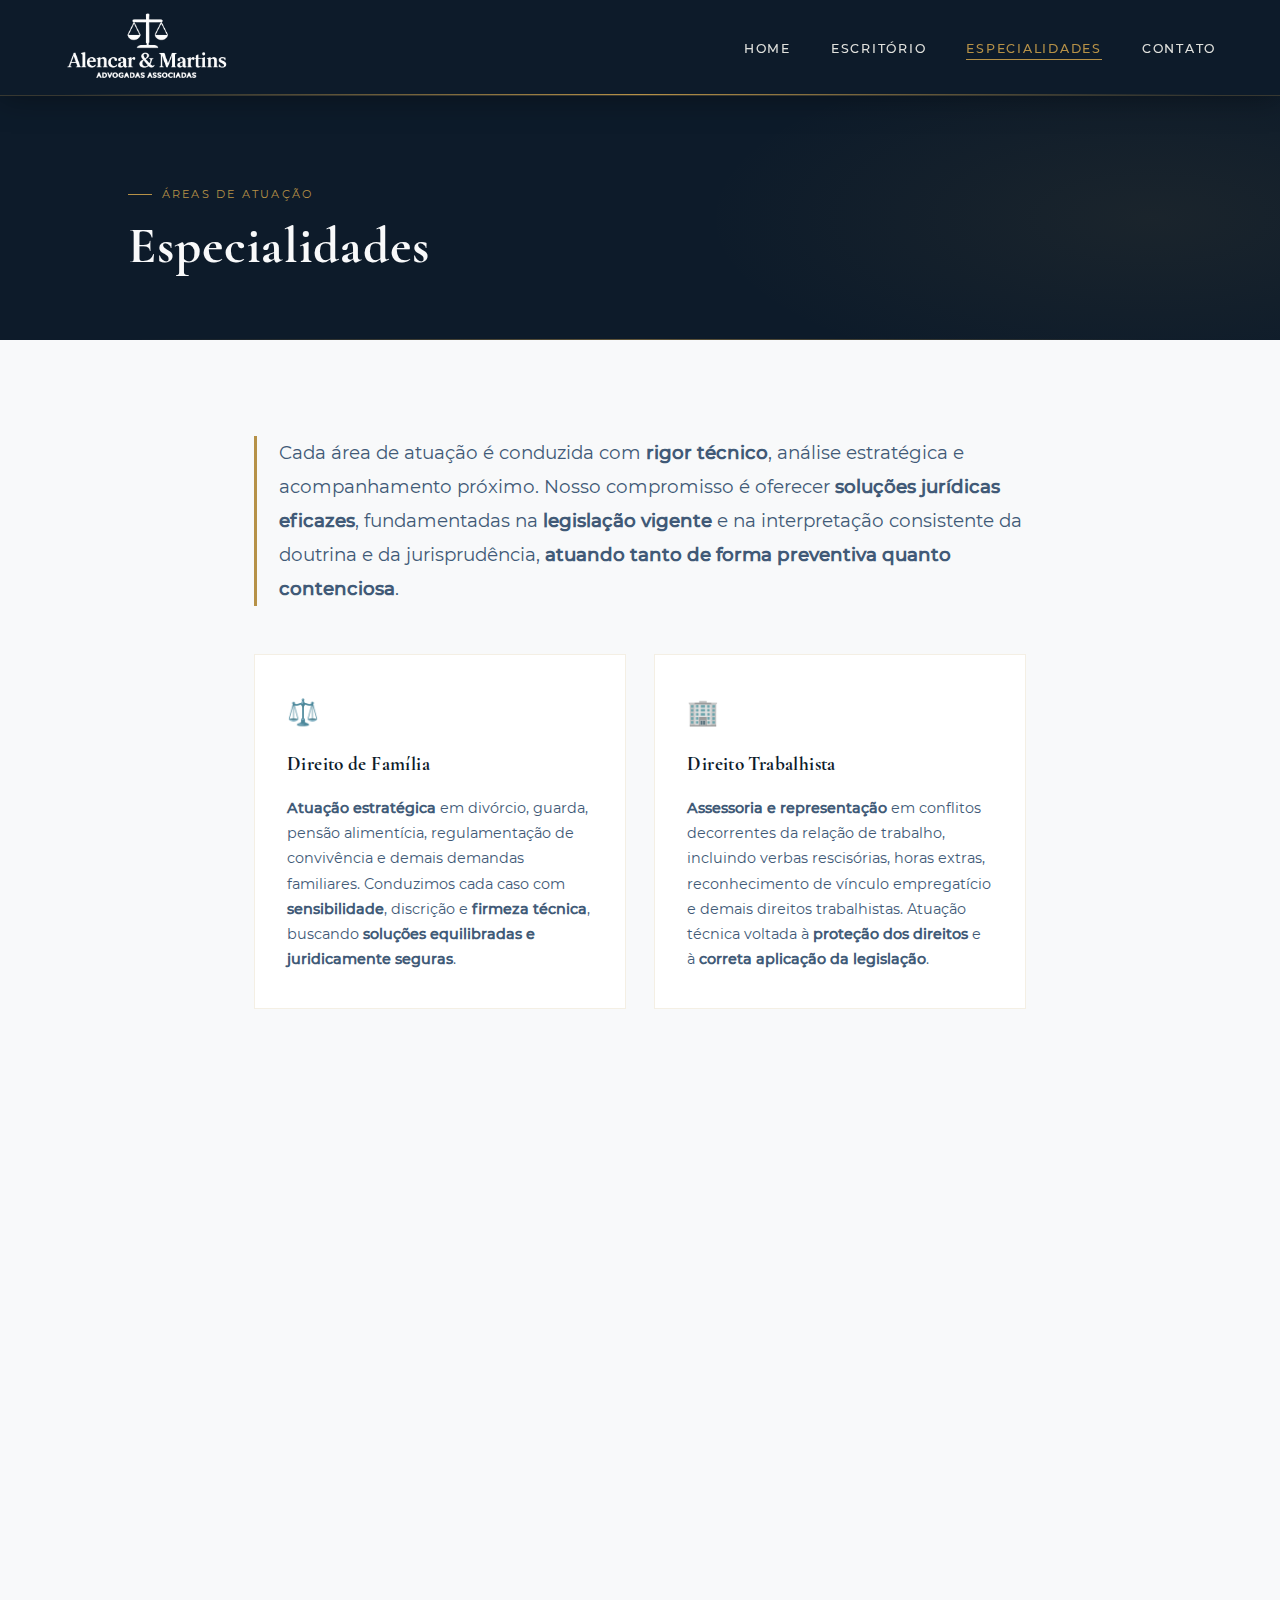
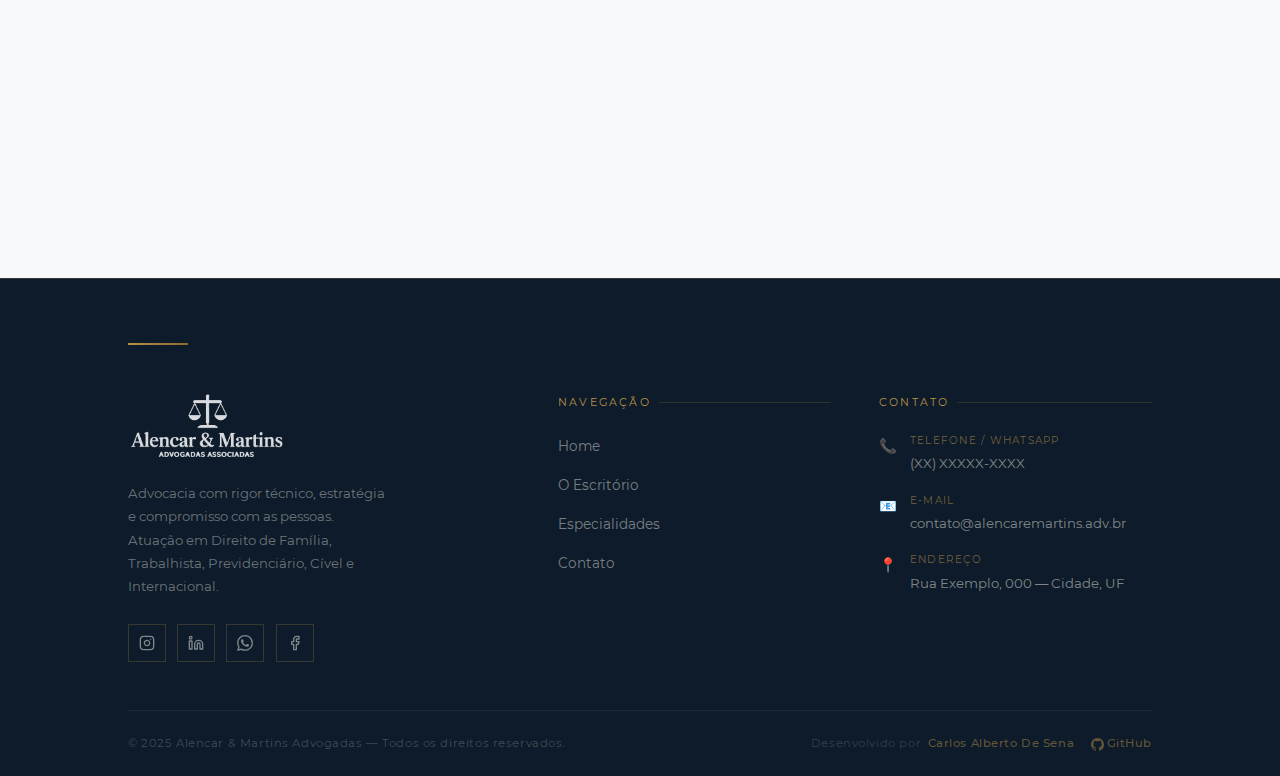
<file: especialidade.html>
<!DOCTYPE html>
<html lang="pt-br">
  <head>
    <meta charset="UTF-8">
    <meta name="viewport" content="width=device-width, initial-scale=1.0">

    <!-- SEO Principal -->
    <title>Especialidades — Alencar & Martins Advogadas | Áreas de Atuação</title>
    <meta name="description" content="Conheça nossas áreas de atuação: Direito de Família, Trabalhista, Previdenciário, Cível e Internacional. Atendimento especializado e personalizado.">
    <meta name="keywords" content="direito de família, advogada trabalhista, direito previdenciário, direito cível, direito internacional, divórcio, pensão alimentícia, aposentadoria, visto, imigração">
    <meta name="author" content="Alencar & Martins Advogadas">
    <meta name="robots" content="index, follow">

    <!-- Open Graph / Facebook -->
    <meta property="og:type" content="website">
    <meta property="og:url" content="https://www.alencaremartins.adv.br/especialidade.html">
    <meta property="og:title" content="Especialidades — Alencar & Martins Advogadas">
    <meta property="og:description" content="Conheça nossas áreas de atuação: Direito de Família, Trabalhista, Previdenciário, Cível e Internacional. Atendimento especializado.">
    <meta property="og:image" content="https://www.alencaremartins.adv.br/image/og-image-especialidades.jpg">

    <!-- Twitter -->
    <meta property="twitter:card" content="summary_large_image">
    <meta property="twitter:url" content="https://www.alencaremartins.adv.br/especialidade.html">
    <meta property="twitter:title" content="Especialidades — Alencar & Martins Advogadas">
    <meta property="twitter:description" content="Conheça nossas áreas de atuação: Direito de Família, Trabalhista, Previdenciário, Cível e Internacional.">

    <!-- Canonical -->
    <link rel="canonical" href="https://www.alencaremartins.adv.br/especialidade.html">

    <!-- Preload de fontes -->
    <link rel="preload" href="/fonts/Cormorant_Garamond/CormorantGaramond-Bold.ttf" as="font" type="font/ttf" crossorigin>
    <link rel="preload" href="/fonts/montserrat/Montserrat-Regular.ttf" as="font" type="font/ttf" crossorigin>

    <link rel="stylesheet" href="style.css">

    <!-- Favicon -->
    <link rel="icon" type="image/png" href="/image/favicon.png">
  </head>
  <body>

    <header>
      <img src="image/logotipo.png" alt="Alencar &amp; Martins Advogadas" width="180" height="72" loading="eager">
      <ul role="navigation" aria-label="Menu principal">
        <li><a href="index.html">Home</a></li>
        <li><a href="escritorio.html">Escritório</a></li>
        <li><a href="especialidade.html" class="active" aria-current="page">Especialidades</a></li>
        <li><a href="contato.html">Contato</a></li>
      </ul>
      <button class="nav-toggle" id="navToggle" aria-label="Abrir menu" aria-expanded="false">
        <span></span>
        <span></span>
        <span></span>
      </button>
    </header>

    <div class="page-header">
      <span class="page-header-eyebrow">Áreas de Atuação</span>
      <h1>Especialidades</h1>
    </div>

    <main>
      <p class="fade-in">
        Cada área de atuação é conduzida com <strong>rigor técnico</strong>, análise estratégica e acompanhamento próximo. Nosso compromisso é oferecer <strong>soluções jurídicas eficazes</strong>, fundamentadas na <strong>legislação vigente</strong> e na interpretação consistente da doutrina e da jurisprudência, <strong>atuando tanto de forma preventiva quanto contenciosa</strong>.
      </p>

      <div class="especialidades-grid">

        <div class="card-especialidade fade-in">
          <span class="card-icon" aria-hidden="true">⚖️</span>
          <h2>Direito de Família</h2>
          <p>
            <strong>Atuação estratégica</strong> em divórcio, guarda, pensão alimentícia, regulamentação de convivência e demais demandas familiares. Conduzimos cada caso com <strong>sensibilidade</strong>, discrição e <strong>firmeza técnica</strong>, buscando <strong>soluções equilibradas e juridicamente seguras</strong>.
          </p>
        </div>

        <div class="card-especialidade fade-in">
          <span class="card-icon" aria-hidden="true">🏢</span>
          <h2>Direito Trabalhista</h2>
          <p>
            <strong>Assessoria e representação</strong> em conflitos decorrentes da relação de trabalho, incluindo verbas rescisórias, horas extras, reconhecimento de vínculo empregatício e demais direitos trabalhistas. Atuação técnica voltada à <strong>proteção dos direitos</strong> e à <strong>correta aplicação da legislação</strong>.
          </p>
        </div>

        <div class="card-especialidade fade-in">
          <span class="card-icon" aria-hidden="true">🏛️</span>
          <h2>Direito Previdenciário</h2>
          <p>
            Orientação e acompanhamento em aposentadorias, benefícios por incapacidade, pensões e revisões previdenciárias. Realizamos <strong>análise criteriosa</strong> da situação contributiva e atuamos junto aos órgãos competentes para <strong>assegurar o pleno exercício</strong> dos <strong>direitos previdenciários</strong>.
          </p>
        </div>

        <div class="card-especialidade fade-in">
          <span class="card-icon" aria-hidden="true">📜</span>
          <h2>Direito Cível</h2>
          <p>
            Atuação em responsabilidade civil, indenizações, obrigações contratuais, cobranças e demais conflitos de natureza patrimonial. Desenvolvemos <strong>estratégias fundamentadas</strong> para a <strong>defesa eficiente</strong> dos <strong>interesses de nossos clientes</strong>.
          </p>
        </div>

        <div class="card-especialidade fade-in" style="grid-column: 1 / -1; max-width: 560px;">
          <span class="card-icon" aria-hidden="true">🌍</span>
          <h2>Direito Internacional</h2>
          <p>
            Atuação em demandas que envolvem <strong>múltiplas jurisdições</strong>, como casamento e divórcio internacional, alimentos no exterior, guarda de filhos, <strong>reconhecimento de decisões estrangeiras</strong> e <strong>regularização migratória</strong>. <strong>Condução técnica especializada</strong> diante de diferentes legislações e tratados internacionais.
          </p>
        </div>

      </div>
    </main>

    <footer>
      <div class="footer-top">

        <!-- Coluna 1: Marca + Redes -->
        <div class="footer-brand">
          <img class="footer-logo" src="image/logotipo.png" alt="Alencar &amp; Martins" width="160" height="64" loading="lazy">
          <p class="footer-desc">
            Advocacia com rigor técnico, estratégia e compromisso com as pessoas.
            Atuação em Direito de Família, Trabalhista, Previdenciário, Cível e Internacional.
          </p>
          <div class="footer-social">
            <a href="https://instagram.com/" target="_blank" rel="noopener noreferrer" class="social-link" title="Instagram" aria-label="Visite nosso Instagram">
              <svg xmlns="http://www.w3.org/2000/svg" width="16" height="16" viewBox="0 0 24 24" fill="none" stroke="currentColor" stroke-width="2" stroke-linecap="round" stroke-linejoin="round" aria-hidden="true"><rect x="2" y="2" width="20" height="20" rx="5" ry="5"/><path d="M16 11.37A4 4 0 1 1 12.63 8 4 4 0 0 1 16 11.37z"/><line x1="17.5" y1="6.5" x2="17.51" y2="6.5"/></svg>
            </a>
            <a href="https://linkedin.com/" target="_blank" rel="noopener noreferrer" class="social-link" title="LinkedIn" aria-label="Visite nosso LinkedIn">
              <svg xmlns="http://www.w3.org/2000/svg" width="16" height="16" viewBox="0 0 24 24" fill="none" stroke="currentColor" stroke-width="2" stroke-linecap="round" stroke-linejoin="round" aria-hidden="true"><path d="M16 8a6 6 0 0 1 6 6v7h-4v-7a2 2 0 0 0-2-2 2 2 0 0 0-2 2v7h-4v-7a6 6 0 0 1 6-6z"/><rect x="2" y="9" width="4" height="12"/><circle cx="4" cy="4" r="2"/></svg>
            </a>
            <a href="https://wa.me/55XXXXXXXXXXX" target="_blank" rel="noopener noreferrer" class="social-link" title="WhatsApp" aria-label="Fale conosco pelo WhatsApp">
              <svg xmlns="http://www.w3.org/2000/svg" width="16" height="16" viewBox="0 0 24 24" fill="currentColor" aria-hidden="true"><path d="M17.472 14.382c-.297-.149-1.758-.867-2.03-.967-.273-.099-.471-.148-.67.15-.197.297-.767.966-.94 1.164-.173.199-.347.223-.644.075-.297-.15-1.255-.463-2.39-1.475-.883-.788-1.48-1.761-1.653-2.059-.173-.297-.018-.458.13-.606.134-.133.298-.347.446-.52.149-.174.198-.298.298-.497.099-.198.05-.371-.025-.52-.075-.149-.669-1.612-.916-2.207-.242-.579-.487-.5-.669-.51-.173-.008-.371-.01-.57-.01-.198 0-.52.074-.792.372-.272.297-1.04 1.016-1.04 2.479 0 1.462 1.065 2.875 1.213 3.074.149.198 2.096 3.2 5.077 4.487.709.306 1.262.489 1.694.625.712.227 1.36.195 1.871.118.571-.085 1.758-.719 2.006-1.413.248-.694.248-1.289.173-1.413-.074-.124-.272-.198-.57-.347m-5.421 7.403h-.004a9.87 9.87 0 0 1-5.031-1.378l-.361-.214-3.741.982.998-3.648-.235-.374a9.86 9.86 0 0 1-1.51-5.26c.001-5.45 4.436-9.884 9.888-9.884 2.64 0 5.122 1.03 6.988 2.898a9.825 9.825 0 0 1 2.893 6.994c-.003 5.45-4.437 9.884-9.885 9.884m8.413-18.297A11.815 11.815 0 0 0 12.05 0C5.495 0 .16 5.335.157 11.892c0 2.096.547 4.142 1.588 5.945L.057 24l6.305-1.654a11.882 11.882 0 0 0 5.683 1.448h.005c6.554 0 11.89-5.335 11.893-11.893a11.821 11.821 0 0 0-3.48-8.413Z"/></svg>
            </a>
            <a href="https://facebook.com/" target="_blank" rel="noopener noreferrer" class="social-link" title="Facebook" aria-label="Visite nosso Facebook">
              <svg xmlns="http://www.w3.org/2000/svg" width="16" height="16" viewBox="0 0 24 24" fill="none" stroke="currentColor" stroke-width="2" stroke-linecap="round" stroke-linejoin="round" aria-hidden="true"><path d="M18 2h-3a5 5 0 0 0-5 5v3H7v4h3v8h4v-8h3l1-4h-4V7a1 1 0 0 1 1-1h3z"/></svg>
            </a>
          </div>
        </div>

        <!-- Coluna 2: Navegação -->
        <div class="footer-col">
          <p class="footer-col-title">Navegação</p>
          <ul class="footer-nav" aria-label="Menu do rodapé">
            <li><a href="index.html">Home</a></li>
            <li><a href="escritorio.html">O Escritório</a></li>
            <li><a href="especialidade.html">Especialidades</a></li>
            <li><a href="contato.html">Contato</a></li>
          </ul>
        </div>

        <!-- Coluna 3: Contato Rápido -->
        <div class="footer-col">
          <p class="footer-col-title">Contato</p>
          <div class="footer-contact-item">
            <span class="footer-contact-icon" aria-hidden="true">📞</span>
            <div class="footer-contact-text">
              <span class="footer-contact-label">Telefone / WhatsApp</span>
              <span class="footer-contact-value">(XX) XXXXX-XXXX</span>
            </div>
          </div>
          <div class="footer-contact-item">
            <span class="footer-contact-icon" aria-hidden="true">📧</span>
            <div class="footer-contact-text">
              <span class="footer-contact-label">E-mail</span>
              <span class="footer-contact-value">contato@alencaremartins.adv.br</span>
            </div>
          </div>
          <div class="footer-contact-item">
            <span class="footer-contact-icon" aria-hidden="true">📍</span>
            <div class="footer-contact-text">
              <span class="footer-contact-label">Endereço</span>
              <span class="footer-contact-value">Rua Exemplo, 000 — Cidade, UF</span>
            </div>
          </div>
        </div>

      </div>

      <!-- Faixa inferior -->
      <div class="footer-bottom">
        <p class="footer-copy">© 2025 Alencar &amp; Martins Advogadas — Todos os direitos reservados.</p>
        <p class="footer-dev">
          Desenvolvido por
          <a href="mailto:carlosasenatech@gmail.com" title="Entre em contato com o desenvolvedor">Carlos Alberto De Sena</a>
          <span aria-hidden="true">·</span>
          <a href="https://github.com/carlosasena/carlosasena.github.io" target="_blank" rel="noopener noreferrer" title="Repositório no GitHub">
            <svg xmlns="http://www.w3.org/2000/svg" width="13" height="13" viewBox="0 0 24 24" fill="currentColor" aria-hidden="true" style="vertical-align:middle; margin-right:3px;"><path d="M12 0C5.37 0 0 5.37 0 12c0 5.31 3.435 9.795 8.205 11.385.6.105.825-.255.825-.57 0-.285-.015-1.23-.015-2.235-3.015.555-3.795-.735-4.035-1.41-.135-.345-.72-1.41-1.23-1.695-.42-.225-1.02-.78-.015-.795.945-.015 1.62.87 1.845 1.23 1.08 1.815 2.805 1.305 3.495.99.105-.78.42-1.305.765-1.605-2.67-.3-5.46-1.335-5.46-5.925 0-1.305.465-2.385 1.23-3.225-.12-.3-.54-1.53.12-3.18 0 0 1.005-.315 3.3 1.23.96-.27 1.98-.405 3-.405s2.04.135 3 .405c2.295-1.56 3.3-1.23 3.3-1.23.66 1.65.24 2.88.12 3.18.765.84 1.23 1.905 1.23 3.225 0 4.605-2.805 5.625-5.475 5.925.435.375.81 1.095.81 2.22 0 1.605-.015 2.895-.015 3.3 0 .315.225.69.825.57A12.02 12.02 0 0 0 24 12c0-6.63-5.37-12-12-12z"/></svg>GitHub
          </a>
        </p>
      </div>
    </footer>

    <script src="script.js" defer></script>
  </body>
</html>
</file>
<file: style.css>
@charset "UTF-8";

*, *::before, *::after {
  margin: 0;
  padding: 0;
  box-sizing: border-box;
}

:root {
  --cor0: #F8F9FA; /* Fundo principal */
  --cor1: #E0E1DD; /* Fundos secundários */
  --cor2: #B69147; /* Dourado — CTAs, destaques */
  --cor3: #415A77; /* Azul médio — textos secundários */
  --cor4: #1B263B; /* Texto principal */
  --cor5: #0D1B2A; /* Header, Footer, H1 */

  --gold-light: #D4AF6A;
  --gold-dark:  #8A6A2A;
  --transition: 0.35s cubic-bezier(0.4, 0, 0.2, 1);
}

/* ── FONTES ──────────────────────────────────────────── */
@font-face {
  font-family: 'titulo';
  src: url('/fonts/Cormorant_Garamond/CormorantGaramond-Bold.ttf') format('truetype');
  font-weight: 700;
  font-display: swap;
}
@font-face {
  font-family: 'titulo';
  src: url('/fonts/Cormorant_Garamond/CormorantGaramond-BoldItalic.ttf') format('truetype');
  font-weight: 700;
  font-style: italic;
  font-display: swap;
}
@font-face {
  font-family: 'texto';
  src: url('/fonts/montserrat/Montserrat-Regular.ttf') format('truetype');
  font-weight: 400;
  font-display: swap;
}
@font-face {
  font-family: 'texto';
  src: url('/fonts/montserrat/Montserrat-Medium.ttf') format('truetype');
  font-weight: 500;
  font-display: swap;
}

/* ── BASE ────────────────────────────────────────────── */
html {
  scroll-behavior: smooth;
}

body {
  background-color: var(--cor0);
  color: var(--cor4);
  font-family: 'texto', sans-serif;
  font-size: 1rem;
  line-height: 1.75;
  overflow-x: hidden;
}

h1, h2, h3, h4, h5, h6 {
  font-family: 'titulo', serif;
  color: var(--cor5);
  line-height: 1.15;
  letter-spacing: 0.02em;
}

p {
  font-family: 'texto', sans-serif;
  color: var(--cor4);
  line-height: 1.8;
}

a {
  text-decoration: none;
  color: inherit;
}

img {
  max-width: 100%;
  display: block;
}

/* ── HEADER ──────────────────────────────────────────── */
header {
  position: sticky;
  top: 0;
  z-index: 100;
  background-color: var(--cor5);
  display: flex;
  align-items: center;
  justify-content: space-between;
  padding: 0 5vw;
  height: 96px;
  border-bottom: 1px solid rgba(182, 145, 71, 0.25);
  box-shadow: 0 2px 30px rgba(0,0,0,0.35);
}

header::after {
  content: '';
  position: absolute;
  bottom: 0;
  left: 5vw;
  right: 5vw;
  height: 1px;
  background: linear-gradient(90deg, transparent, var(--cor2), transparent);
}

header img {
  height: 72px;
  width: auto;
  filter: brightness(0) invert(1);
  transition: opacity var(--transition);
}
header img:hover { opacity: 0.85; }

header ul {
  list-style: none;
  display: flex;
  gap: 2.5rem;
}

header ul li a {
  font-family: 'texto', sans-serif;
  font-size: 0.78rem;
  font-weight: 500;
  letter-spacing: 0.14em;
  text-transform: uppercase;
  color: var(--cor1);
  padding-bottom: 4px;
  position: relative;
  transition: color var(--transition);
}

header ul li a::after {
  content: '';
  position: absolute;
  bottom: 0;
  left: 0;
  width: 0;
  height: 1px;
  background: var(--cor2);
  transition: width var(--transition);
}

header ul li a:hover {
  color: var(--cor2);
}
header ul li a:hover::after {
  width: 100%;
}

header ul li a.active {
  color: var(--cor2);
}
header ul li a.active::after {
  width: 100%;
  background: var(--cor2);
}

/* ── HERO (index) ────────────────────────────────────── */
.hero {
  position: relative;
  min-height: calc(100vh - 80px);
  background-color: var(--cor5);
  display: flex;
  align-items: center;
  padding: 8vh 10vw;
  overflow: hidden;
}

.hero::before {
  content: '';
  position: absolute;
  inset: 0;
  background:
    radial-gradient(ellipse 60% 80% at 70% 50%, rgba(182,145,71,0.07) 0%, transparent 70%),
    radial-gradient(ellipse 40% 60% at 10% 80%, rgba(65,90,119,0.15) 0%, transparent 60%);
  pointer-events: none;
}

/* padrão decorativo */
.hero::after {
  content: '§';
  position: absolute;
  right: 8vw;
  top: 50%;
  transform: translateY(-50%);
  font-family: 'titulo', serif;
  font-size: clamp(200px, 28vw, 420px);
  color: rgba(182,145,71,0.045);
  line-height: 1;
  pointer-events: none;
  user-select: none;
}

.hero-content {
  position: relative;
  z-index: 2;
  max-width: 680px;
}

.hero-eyebrow {
  display: inline-flex;
  align-items: center;
  gap: 0.7rem;
  font-family: 'texto', sans-serif;
  font-size: 0.72rem;
  letter-spacing: 0.22em;
  text-transform: uppercase;
  color: var(--cor2);
  margin-bottom: 1.5rem;
  opacity: 0;
  animation: fadeUp 0.8s 0.2s forwards;
}

.hero-eyebrow::before {
  content: '';
  display: block;
  width: 32px;
  height: 1px;
  background: var(--cor2);
}

.hero h1 {
  font-size: clamp(2.6rem, 5.5vw, 5rem);
  color: var(--cor0);
  font-weight: 700;
  margin-bottom: 0.4em;
  opacity: 0;
  animation: fadeUp 0.9s 0.4s forwards;
}

.hero h1 em {
  font-style: italic;
  color: var(--cor2);
}

.hero h2 {
  font-size: clamp(1rem, 1.6vw, 1.3rem);
  color: var(--cor3);
  font-family: 'texto', sans-serif;
  font-weight: 400;
  letter-spacing: 0.06em;
  margin-bottom: 2rem;
  opacity: 0;
  animation: fadeUp 0.9s 0.55s forwards;
}

.hero p {
  color: rgba(224,225,221,0.75);
  font-size: 0.95rem;
  line-height: 1.85;
  margin-bottom: 0.9em;
  opacity: 0;
  animation: fadeUp 0.9s 0.7s forwards;
}

.hero-cta {
  display: inline-flex;
  align-items: center;
  gap: 0.6rem;
  margin-top: 2rem;
  padding: 0.9rem 2.2rem;
  background: linear-gradient(135deg, var(--cor2), var(--gold-dark));
  color: var(--cor5);
  font-family: 'texto', sans-serif;
  font-size: 0.78rem;
  font-weight: 500;
  letter-spacing: 0.14em;
  text-transform: uppercase;
  border: none;
  cursor: pointer;
  position: relative;
  overflow: hidden;
  transition: transform var(--transition), box-shadow var(--transition);
  opacity: 0;
  animation: fadeUp 0.9s 0.9s forwards;
}

.hero-cta::before {
  content: '';
  position: absolute;
  inset: 0;
  background: rgba(255,255,255,0.12);
  transform: translateX(-100%) skewX(-15deg);
  transition: transform 0.5s ease;
}
.hero-cta:hover::before { transform: translateX(120%) skewX(-15deg); }
.hero-cta:hover {
  transform: translateY(-2px);
  box-shadow: 0 8px 28px rgba(182,145,71,0.35);
}

.hero-divider {
  position: absolute;
  bottom: 0;
  left: 0;
  right: 0;
  height: 1px;
  background: linear-gradient(90deg, transparent 0%, var(--cor2) 50%, transparent 100%);
  opacity: 0.4;
}

/* ── MAIN (páginas internas) ─────────────────────────── */
main {
  max-width: 900px;
  margin: 0 auto;
  padding: 6rem 5vw 8rem;
}

/* intro destaque */
main > p:first-child,
main > .intro {
  font-size: 1.15rem;
  color: var(--cor3);
  border-left: 3px solid var(--cor2);
  padding-left: 1.4rem;
  margin-bottom: 2.5rem;
  line-height: 1.85;
}

main > p {
  margin-bottom: 1.5rem;
}

/* ── TÍTULOS DE SEÇÃO ────────────────────────────────── */
main h2 {
  font-size: clamp(1.5rem, 2.5vw, 2rem);
  margin-top: 3.5rem;
  margin-bottom: 0.8rem;
  padding-bottom: 0.5rem;
  position: relative;
  display: inline-block;
}

main h2::after {
  content: '';
  position: absolute;
  bottom: 0;
  left: 0;
  width: 42px;
  height: 2px;
  background: var(--cor2);
  transition: width var(--transition);
}

main h2:hover::after {
  width: 100%;
}

/* ── ESPECIALIDADES (cards) ──────────────────────────── */
.especialidades-grid {
  display: grid;
  grid-template-columns: repeat(auto-fit, minmax(280px, 1fr));
  gap: 1.8rem;
  margin-top: 3rem;
}

.card-especialidade {
  background: #fff;
  border: 1px solid rgba(182,145,71,0.15);
  padding: 2.2rem 2rem;
  position: relative;
  overflow: hidden;
  transition: transform var(--transition), box-shadow var(--transition), border-color var(--transition);
}

.card-especialidade::before {
  content: '';
  position: absolute;
  top: 0;
  left: 0;
  width: 3px;
  height: 0;
  background: linear-gradient(180deg, var(--cor2), var(--gold-dark));
  transition: height var(--transition);
}

.card-especialidade:hover {
  transform: translateY(-4px);
  box-shadow: 0 12px 40px rgba(13,27,42,0.1);
  border-color: rgba(182,145,71,0.35);
}

.card-especialidade:hover::before {
  height: 100%;
}

.card-especialidade h2 {
  font-size: 1.2rem;
  margin-top: 0;
  margin-bottom: 0.8rem;
  color: var(--cor5);
}

.card-especialidade h2::after {
  display: none;
}

.card-especialidade p {
  font-size: 0.9rem;
  color: var(--cor3);
  line-height: 1.75;
  margin: 0;
}

.card-icon {
  font-size: 1.6rem;
  margin-bottom: 1rem;
  display: block;
}

/* ── CONTATO ────────────────────────────────────────── */
.contato-wrapper {
  display: grid;
  grid-template-columns: 1fr 1.4fr;
  gap: 4rem;
  align-items: start;
  margin-top: 3rem;
}

.contato-info h3 {
  font-size: 1.1rem;
  color: var(--cor2);
  font-family: 'texto', sans-serif;
  font-weight: 500;
  letter-spacing: 0.1em;
  text-transform: uppercase;
  margin-bottom: 0.4rem;
}

.contato-item {
  display: flex;
  align-items: flex-start;
  gap: 1rem;
  margin-bottom: 1.8rem;
  padding-bottom: 1.8rem;
  border-bottom: 1px solid var(--cor1);
}

.contato-item:last-child {
  border-bottom: none;
}

.contato-item-icon {
  width: 42px;
  height: 42px;
  background: var(--cor5);
  display: flex;
  align-items: center;
  justify-content: center;
  flex-shrink: 0;
  font-size: 1.1rem;
  border: 1px solid rgba(182,145,71,0.2);
}

.contato-item-text {
  display: flex;
  flex-direction: column;
}

.contato-item-label {
  font-size: 0.7rem;
  letter-spacing: 0.15em;
  text-transform: uppercase;
  color: var(--cor2);
  font-family: 'texto', sans-serif;
  margin-bottom: 0.2rem;
}

.contato-item-value {
  font-size: 0.95rem;
  color: var(--cor4);
}

/* ── FORMULÁRIO ─────────────────────────────────────── */
.form-contato {
  display: flex;
  flex-direction: column;
  gap: 1.2rem;
}

.form-group {
  display: flex;
  flex-direction: column;
  gap: 0.4rem;
}

.form-group label {
  font-size: 0.7rem;
  letter-spacing: 0.14em;
  text-transform: uppercase;
  color: var(--cor3);
  font-family: 'texto', sans-serif;
}

.form-group input,
.form-group textarea,
.form-group select {
  background: #fff;
  border: 1px solid var(--cor1);
  padding: 0.85rem 1rem;
  font-family: 'texto', sans-serif;
  font-size: 0.92rem;
  color: var(--cor4);
  outline: none;
  transition: border-color var(--transition), box-shadow var(--transition);
  border-radius: 0;
  appearance: none;
}

.form-group input:focus,
.form-group textarea:focus,
.form-group select:focus {
  border-color: var(--cor2);
  box-shadow: 0 0 0 3px rgba(182,145,71,0.12);
}

.form-group textarea {
  resize: vertical;
  min-height: 130px;
}

.btn-submit {
  display: inline-flex;
  align-items: center;
  justify-content: center;
  gap: 0.6rem;
  padding: 1rem 2.4rem;
  background: linear-gradient(135deg, var(--cor2), var(--gold-dark));
  color: var(--cor5);
  font-family: 'texto', sans-serif;
  font-size: 0.78rem;
  font-weight: 500;
  letter-spacing: 0.14em;
  text-transform: uppercase;
  border: none;
  cursor: pointer;
  position: relative;
  overflow: hidden;
  transition: transform var(--transition), box-shadow var(--transition);
  margin-top: 0.5rem;
  align-self: flex-start;
}

.btn-submit::before {
  content: '';
  position: absolute;
  inset: 0;
  background: rgba(255,255,255,0.14);
  transform: translateX(-100%) skewX(-15deg);
  transition: transform 0.5s ease;
}
.btn-submit:hover::before { transform: translateX(120%) skewX(-15deg); }
.btn-submit:hover {
  transform: translateY(-2px);
  box-shadow: 0 8px 28px rgba(182,145,71,0.3);
}

/* ── PAGE HEADER (banner interno) ───────────────────── */
.page-header {
  background: var(--cor5);
  padding: 5rem 10vw 4rem;
  position: relative;
  overflow: hidden;
}

.page-header::before {
  content: '';
  position: absolute;
  inset: 0;
  background: radial-gradient(ellipse 50% 100% at 90% 50%, rgba(182,145,71,0.08), transparent 70%);
  pointer-events: none;
}

.page-header::after {
  content: '';
  position: absolute;
  bottom: 0;
  left: 10vw;
  right: 10vw;
  height: 1px;
  background: linear-gradient(90deg, transparent, var(--cor2), transparent);
  opacity: 0.5;
}

.page-header-eyebrow {
  display: inline-flex;
  align-items: center;
  gap: 0.6rem;
  font-size: 0.7rem;
  letter-spacing: 0.2em;
  text-transform: uppercase;
  color: var(--cor2);
  margin-bottom: 0.8rem;
}

.page-header-eyebrow::before {
  content: '';
  display: block;
  width: 24px;
  height: 1px;
  background: var(--cor2);
}

.page-header h1 {
  font-size: clamp(2rem, 4vw, 3.5rem);
  color: var(--cor0);
  font-weight: 700;
}

/* ── SEÇÃO DESTAQUE (escritório) ─────────────────────── */
.section-destaque {
  background: var(--cor5);
  color: var(--cor0);
  padding: 5rem 10vw;
  margin: 4rem 0;
  position: relative;
  overflow: hidden;
}

.section-destaque::before {
  content: '';
  position: absolute;
  inset: 0;
  background: radial-gradient(ellipse 60% 80% at 100% 0%, rgba(182,145,71,0.08), transparent 60%);
}

.section-destaque p {
  color: rgba(224,225,221,0.8);
  position: relative;
  z-index: 1;
}

.section-destaque .quote-mark {
  font-family: 'titulo', serif;
  font-size: 6rem;
  color: rgba(182,145,71,0.2);
  line-height: 0.8;
  margin-bottom: 1rem;
  display: block;
}

/* ── FOOTER ──────────────────────────────────────────── */
footer {
  background: var(--cor5);
  border-top: 1px solid rgba(182,145,71,0.25);
  padding: 4rem 10vw 0;
}

/* linha dourada decorativa no topo */
footer::before {
  content: '';
  display: block;
  width: 60px;
  height: 2px;
  background: linear-gradient(90deg, var(--cor2), var(--gold-dark));
  margin-bottom: 3rem;
}

/* ── BLOCO PRINCIPAL DO FOOTER ── */
.footer-top {
  display: grid;
  grid-template-columns: 1.4fr 1fr 1fr;
  gap: 3rem;
  padding-bottom: 3rem;
  border-bottom: 1px solid rgba(224,225,221,0.08);
}


.footer-logo {
  height: 70px;
  filter: brightness(0) invert(1);
  opacity: 0.85;
  margin-bottom: 1.2rem;
}

.footer-desc {
  font-size: 0.83rem;
  color: rgba(224,225,221,0.45);
  line-height: 1.75;
  max-width: 260px;
  margin-bottom: 1.6rem;
}

.footer-desc {
  font-size: 0.83rem;
  color: rgba(224,225,221,0.45);
  line-height: 1.75;
  max-width: 260px;
  margin-bottom: 1.6rem;
}

/* Redes Sociais */
.footer-social {
  display: flex;
  gap: 0.7rem;
  align-items: center;
}

.social-link {
  display: flex;
  align-items: center;
  justify-content: center;
  width: 38px;
  height: 38px;
  border: 1px solid rgba(182,145,71,0.25);
  color: rgba(224,225,221,0.55);
  font-size: 1rem;
  text-decoration: none;
  transition: background var(--transition), border-color var(--transition), color var(--transition), transform var(--transition);
  position: relative;
  overflow: hidden;
}

.social-link::before {
  content: '';
  position: absolute;
  inset: 0;
  background: linear-gradient(135deg, var(--cor2), var(--gold-dark));
  opacity: 0;
  transition: opacity var(--transition);
}

.social-link:hover {
  border-color: var(--cor2);
  color: var(--cor5);
  transform: translateY(-3px);
}
.social-link:hover::before { opacity: 1; }

.social-link svg,
.social-link span {
  position: relative;
  z-index: 1;
}

/* coluna 2: navegação */
.footer-col-title {
  font-family: 'texto', sans-serif;
  font-size: 0.68rem;
  letter-spacing: 0.2em;
  text-transform: uppercase;
  color: var(--cor2);
  margin-bottom: 1.2rem;
  display: flex;
  align-items: center;
  gap: 0.5rem;
}
.footer-col-title::after {
  content: '';
  flex: 1;
  height: 1px;
  background: rgba(182,145,71,0.2);
}

.footer-nav {
  list-style: none;
  display: flex;
  flex-direction: column;
  gap: 0.7rem;
}

.footer-nav a {
  font-family: 'texto', sans-serif;
  font-size: 0.85rem;
  color: rgba(224,225,221,0.5);
  transition: color var(--transition), padding-left var(--transition);
  display: inline-block;
}
.footer-nav a:hover {
  color: var(--cor2);
  padding-left: 6px;
}

/* coluna 3: contato rápido */
.footer-contact-item {
  display: flex;
  gap: 0.8rem;
  align-items: flex-start;
  margin-bottom: 1rem;
}

.footer-contact-icon {
  font-size: 0.9rem;
  margin-top: 2px;
  color: var(--cor2);
  flex-shrink: 0;
}

.footer-contact-text {
  display: flex;
  flex-direction: column;
}

.footer-contact-label {
  font-size: 0.65rem;
  letter-spacing: 0.12em;
  text-transform: uppercase;
  color: rgba(182,145,71,0.6);
  margin-bottom: 0.15rem;
}

.footer-contact-value {
  font-size: 0.83rem;
  color: rgba(224,225,221,0.55);
}

/* ── FAIXA INFERIOR ── */
.footer-bottom {
  display: flex;
  align-items: center;
  justify-content: space-between;
  padding: 1.4rem 0;
  gap: 1rem;
  flex-wrap: wrap;
}

.footer-copy {
  font-size: 0.72rem;
  color: rgba(224,225,221,0.25);
  letter-spacing: 0.05em;
}

/* Crédito do desenvolvedor */
.footer-dev {
  font-size: 0.72rem;
  color: rgba(224,225,221,0.2);
  letter-spacing: 0.05em;
  display: flex;
  align-items: center;
  gap: 0.4rem;
}

.footer-dev a {
  color: rgba(182,145,71,0.5);
  text-decoration: none;
  transition: color var(--transition);
  font-weight: 500;
}
.footer-dev a:hover {
  color: var(--cor2);
}

/* ── ANIMAÇÕES ───────────────────────────────────────── */
@keyframes fadeUp {
  from {
    opacity: 0;
    transform: translateY(22px);
  }
  to {
    opacity: 1;
    transform: translateY(0);
  }
}

.fade-in {
  opacity: 0;
  transform: translateY(18px);
  transition: opacity 0.7s ease, transform 0.7s ease;
}
.fade-in.visible {
  opacity: 1;
  transform: translateY(0);
}

/* ── HAMBURGUER ──────────────────────────────────────── */
.nav-toggle {
  display: none;
  flex-direction: column;
  justify-content: center;
  gap: 5px;
  width: 36px;
  height: 36px;
  background: none;
  border: none;
  cursor: pointer;
  padding: 4px;
  z-index: 200;
}

.nav-toggle span {
  display: block;
  width: 100%;
  height: 1.5px;
  background: var(--cor1);
  transition: transform 0.35s ease, opacity 0.35s ease, background 0.35s ease;
  transform-origin: center;
}

.nav-toggle.open span:nth-child(1) {
  transform: translateY(6.5px) rotate(45deg);
  background: var(--cor2);
}
.nav-toggle.open span:nth-child(2) {
  opacity: 0;
  transform: scaleX(0);
}
.nav-toggle.open span:nth-child(3) {
  transform: translateY(-6.5px) rotate(-45deg);
  background: var(--cor2);
}

/* ── RESPONSIVO ──────────────────────────────────────── */
@media (max-width: 768px) {
  header {
    padding: 0 1.4rem;
    height: 80px;
    position: relative;
  }

  .nav-toggle {
    display: flex;
  }

  header ul {
    position: fixed;
    top: 80px;
    left: 0;
    right: 0;
    background: var(--cor5);
    flex-direction: column;
    align-items: center;
    gap: 0;
    padding: 0;
    max-height: 0;
    overflow: hidden;
    transition: max-height 0.4s cubic-bezier(0.4,0,0.2,1), padding 0.3s ease;
    border-bottom: 1px solid rgba(182,145,71,0.15);
    box-shadow: 0 8px 24px rgba(0,0,0,0.3);
    z-index: 150;
  }

  header ul.open {
    max-height: 300px;
    padding: 0.8rem 0 1.2rem;
  }

  header ul li {
    width: 100%;
    text-align: center;
  }

  header ul li a {
    display: block;
    padding: 0.85rem 2rem;
    font-size: 0.75rem;
    letter-spacing: 0.16em;
    color: rgba(224,225,221,0.7);
    border-bottom: 1px solid rgba(255,255,255,0.04);
    transition: color var(--transition), background var(--transition);
  }

  header ul li a:hover,
  header ul li a.active {
    color: var(--cor2);
    background: rgba(182,145,71,0.06);
  }

  header ul li a::after {
    display: none;
  }

  .hero {
    padding: 4rem 6vw;
    min-height: auto;
  }
  .hero::after { display: none; }

  main {
    padding: 3.5rem 6vw 5rem;
  }

  .contato-wrapper {
    grid-template-columns: 1fr;
    gap: 2.5rem;
  }

  .page-header {
    padding: 3rem 6vw 2.5rem;
  }

  .section-destaque {
    padding: 3.5rem 6vw;
    margin: 2rem 0;
  }

  .footer-top {
    grid-template-columns: 1fr;
    gap: 2rem;
  }

  .footer-desc { max-width: 100%; }

  .footer-bottom {
    flex-direction: column;
    text-align: center;
    gap: 0.5rem;
  }

  .footer-nav {
    flex-direction: row;
    flex-wrap: wrap;
    gap: 0.6rem 1.2rem;
  }
}

@media (max-width: 480px) {
  .especialidades-grid {
    grid-template-columns: 1fr;
  }
}
</file>
